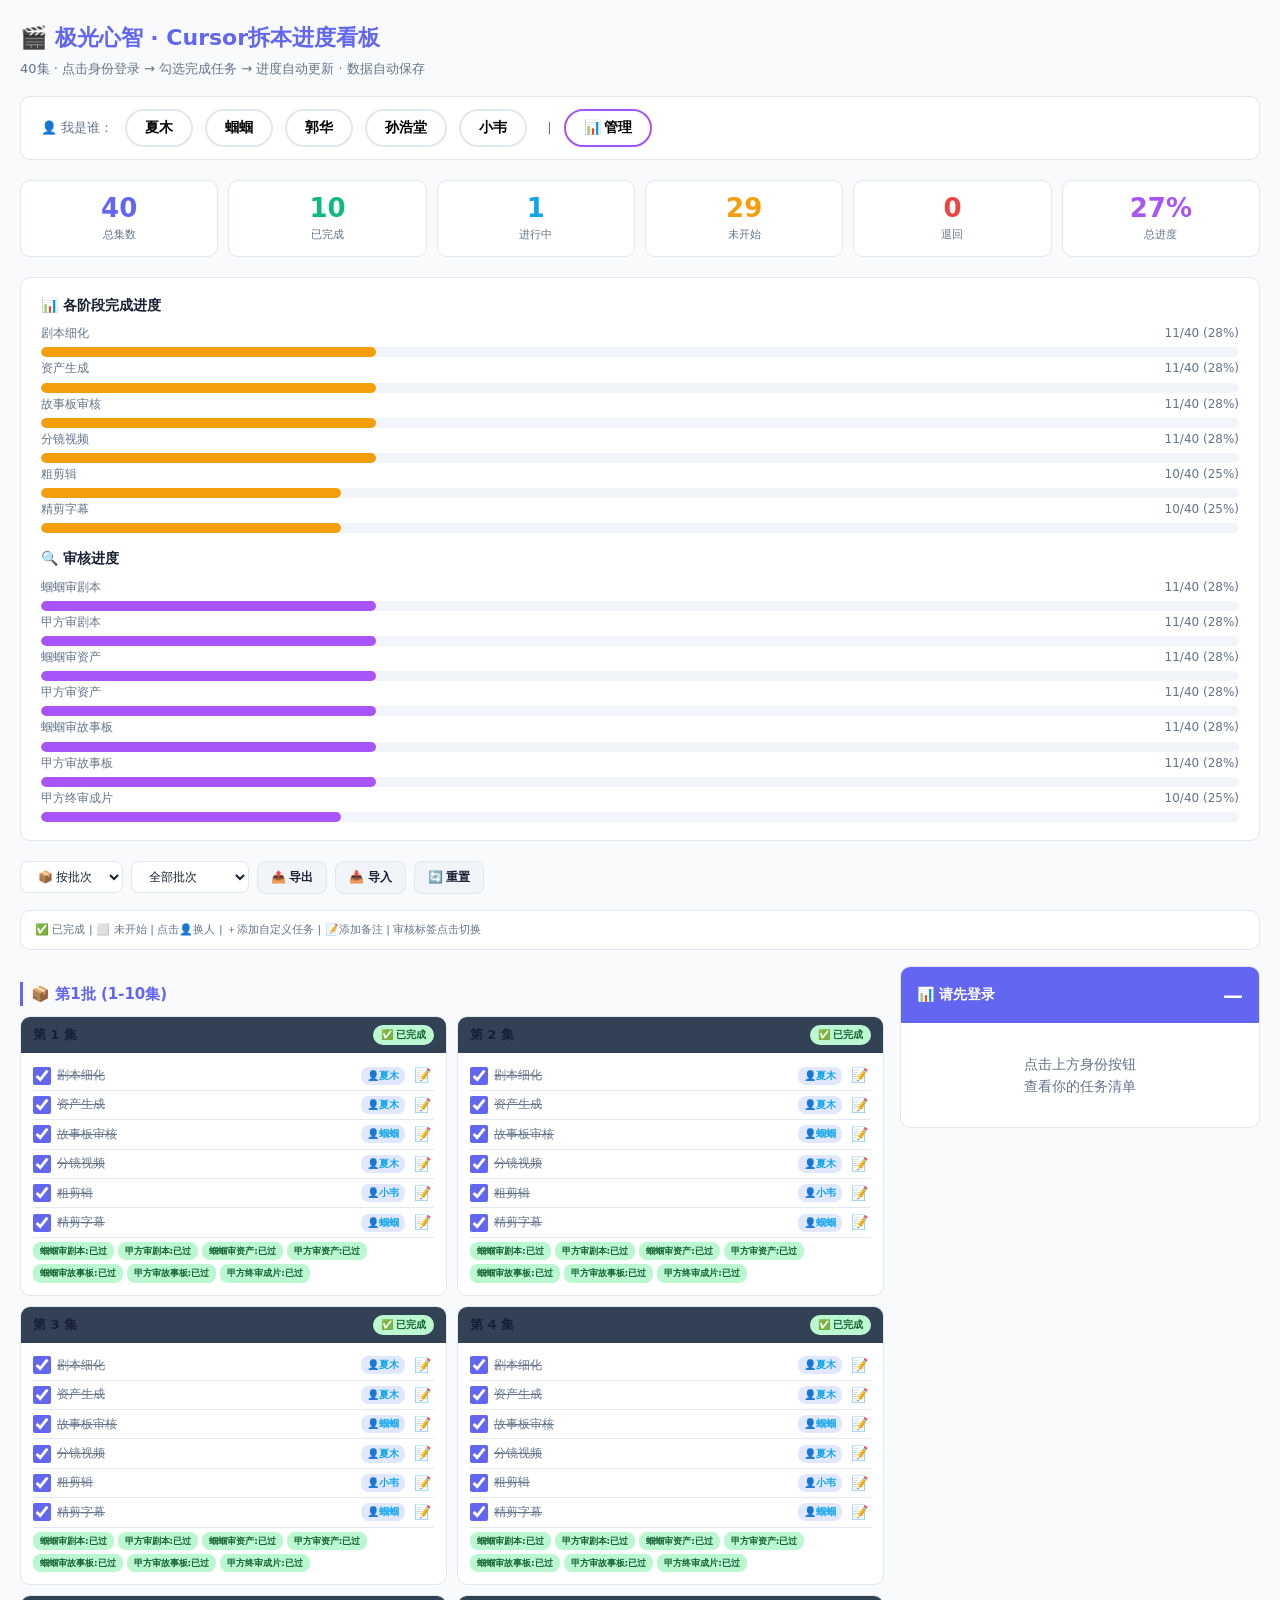
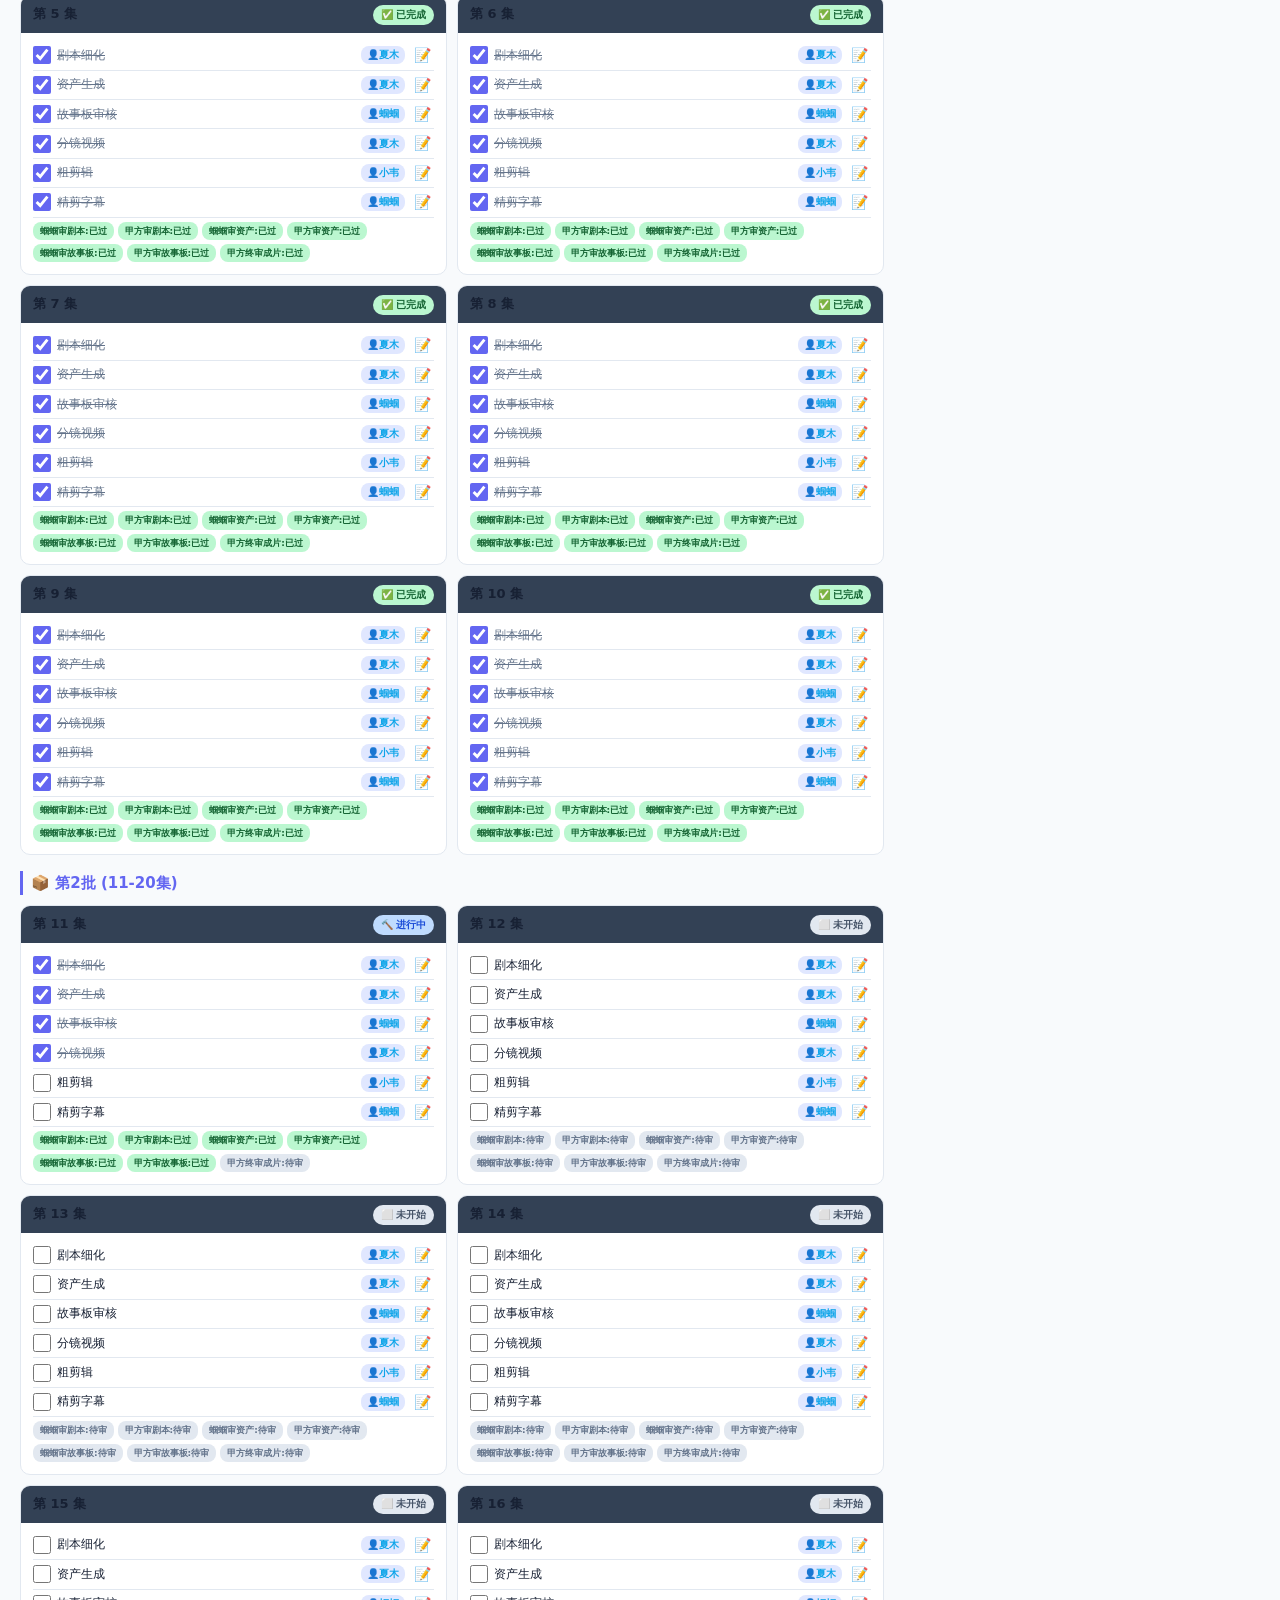
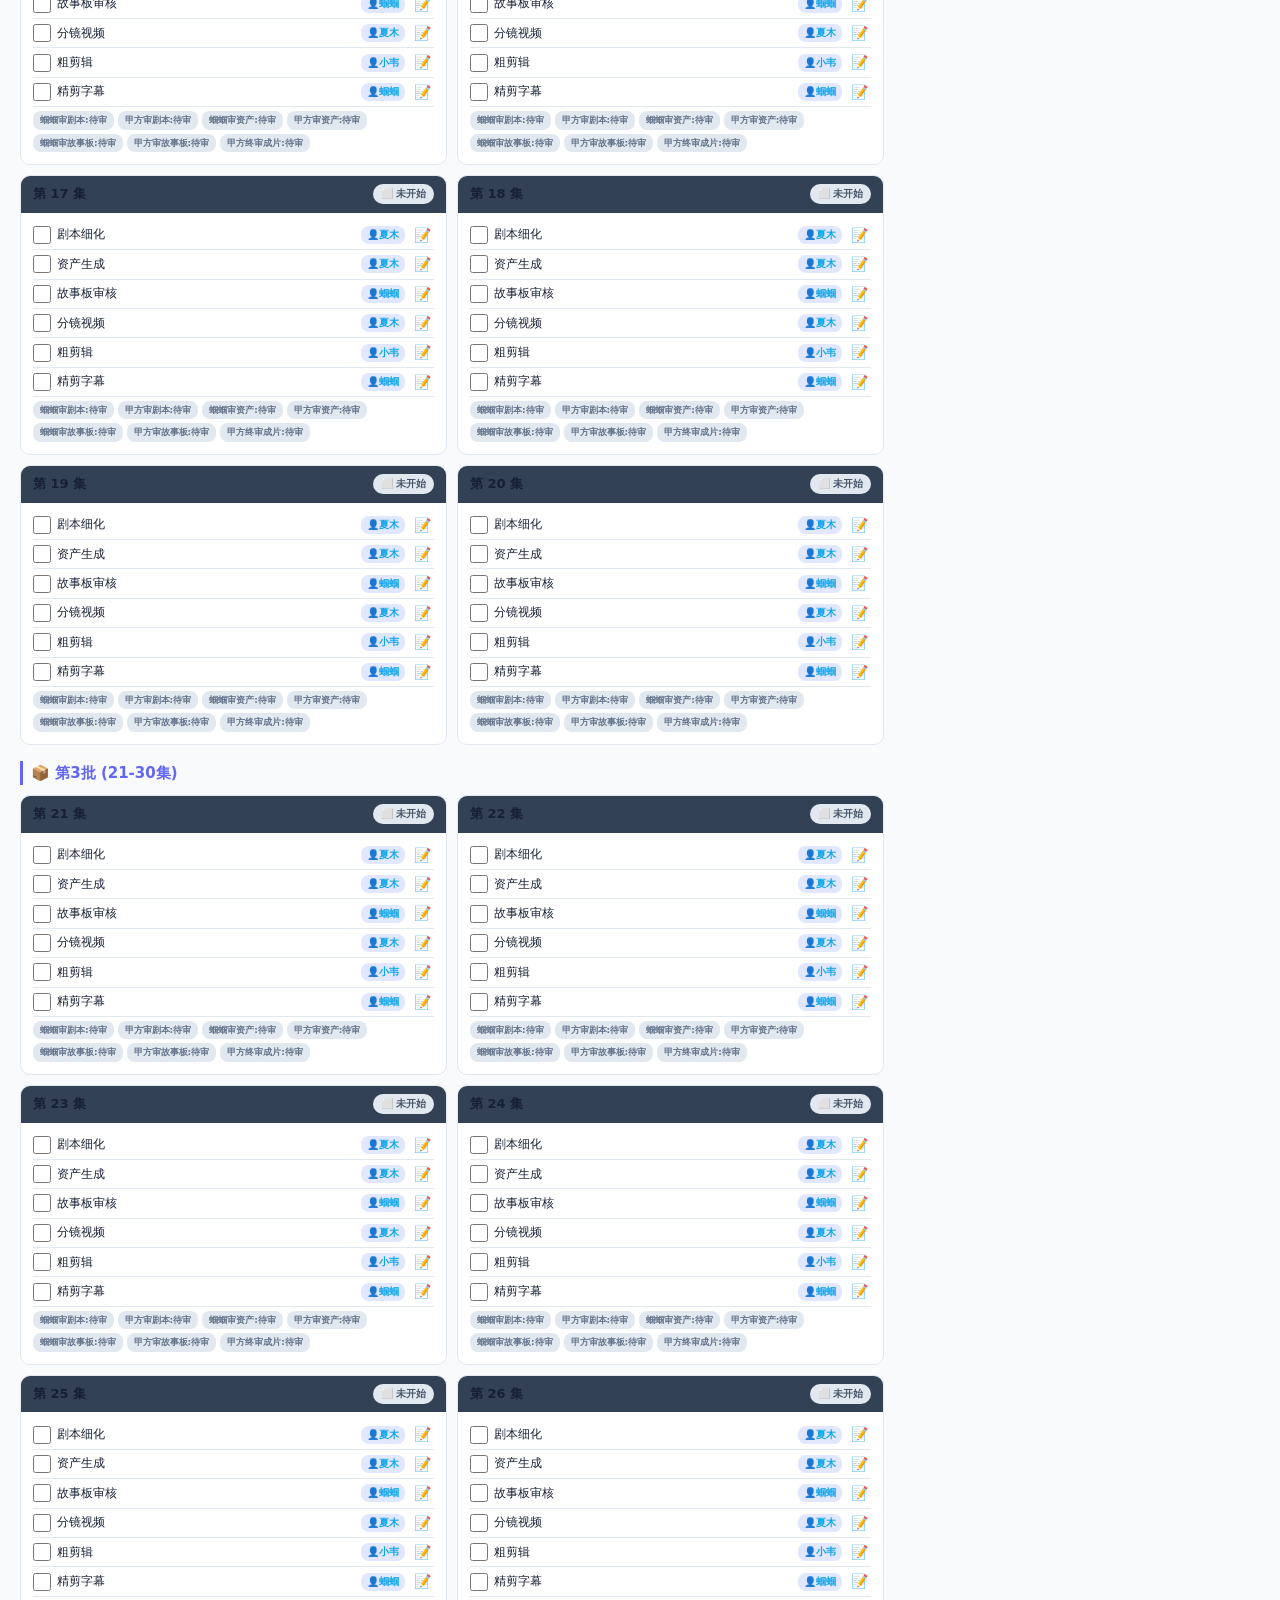
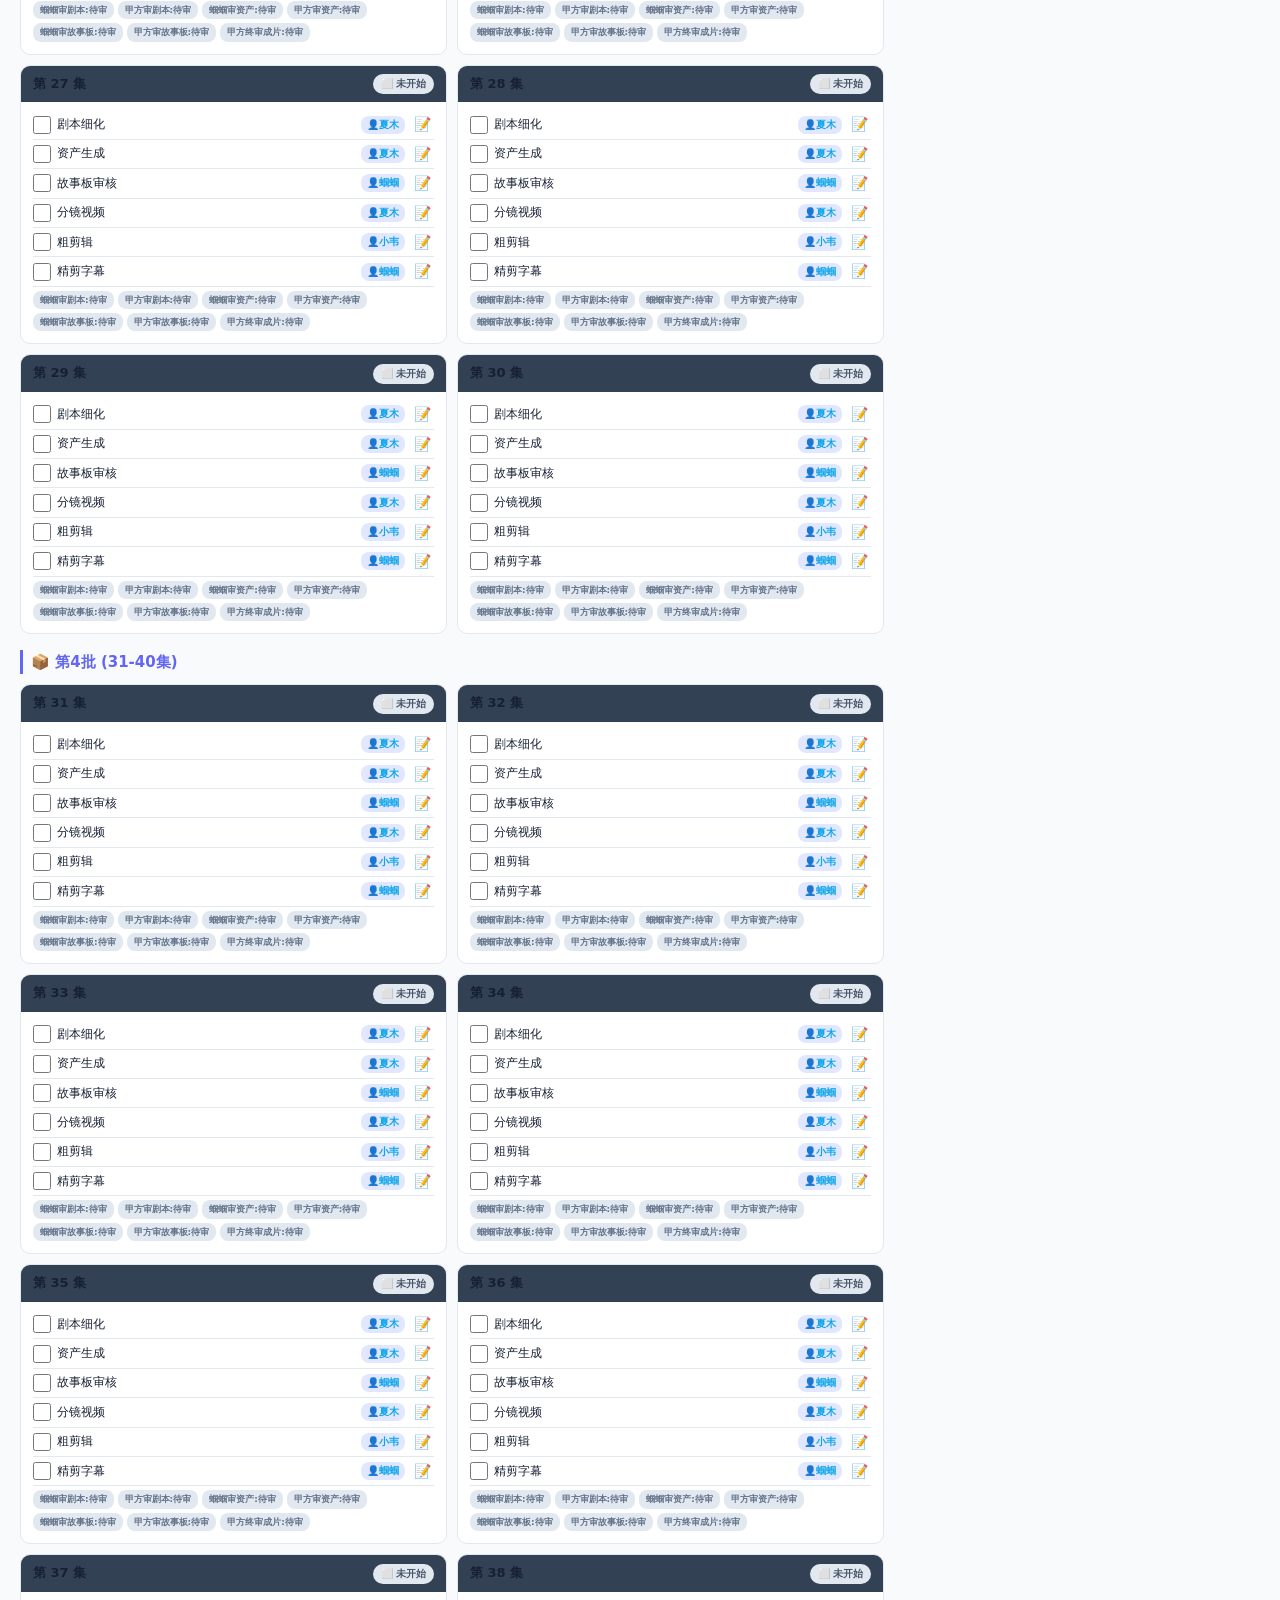
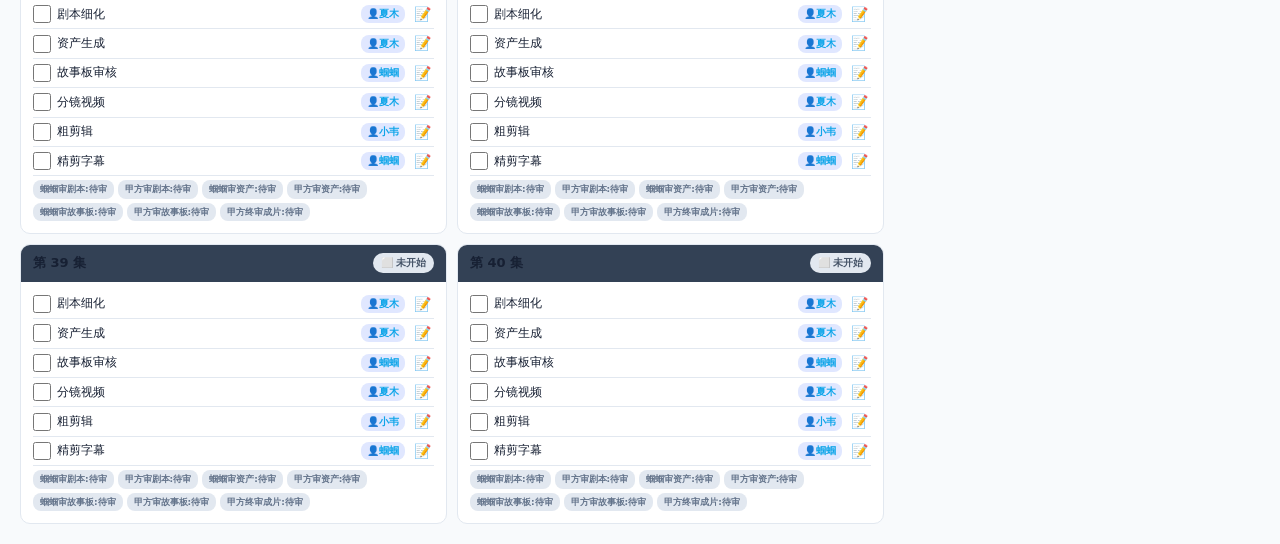
<file: index.html>
<!DOCTYPE html>
<html lang="zh-CN">
<head>
<meta charset="utf-8">
<meta name="viewport" content="width=device-width,initial-scale=1">
<title>极光心智 · Cursor拆本进度看板</title>
<style>
:root{--bg:#f8fafc;--fg:#172033;--muted:#64748b;--line:#e2e8f0;--accent:#6366f1;--green:#10b981;--amber:#f59e0b;--red:#ef4444;--blue:#0ea5e9;--purple:#a855f7;--pink:#ec4899;--card:#fff;--card2:#f1f5f9;--header:#1e293b;--header2:#334155;--radius:10px}
@media(prefers-color-scheme:dark){:root{--bg:#0f172a;--fg:#e2e8f0;--muted:#94a3b8;--line:#334155;--card:#1e293b;--card2:#0f172a;--header:#0f172a;--header2:#1e293b}}
*{margin:0;padding:0;box-sizing:border-box}
body{background:var(--bg);color:var(--fg);font:14px/1.6 system-ui,-apple-system,sans-serif;min-height:100vh}
.wrap{max-width:1400px;margin:0 auto;padding:20px}
h1{font-size:22px;font-weight:700;color:var(--accent);margin-bottom:4px}
.sub{color:var(--muted);margin-bottom:16px;font-size:13px}

/* Login Bar */
.login-bar{background:var(--card);border:1px solid var(--line);border-radius:var(--radius);padding:12px 20px;margin-bottom:20px;display:flex;gap:12px;align-items:center;flex-wrap:wrap}
.login-bar span{font-size:13px;color:var(--muted)}
.avatar-btn{padding:8px 18px;border-radius:24px;border:2px solid var(--line);background:var(--card);cursor:pointer;font-size:14px;font-weight:600;transition:.2s}
.avatar-btn:hover{border-color:var(--accent);background:#eef2ff}
.avatar-btn.active{border-color:var(--accent);background:var(--accent);color:#fff}
.avatar-btn.mgr{border-color:var(--purple)}
.avatar-btn.mgr.active{background:var(--purple);color:#fff}

/* Stats Cards */
.stats{display:grid;grid-template-columns:repeat(auto-fit,minmax(140px,1fr));gap:10px;margin-bottom:20px}
.stat{background:var(--card);border:1px solid var(--line);border-radius:var(--radius);padding:12px 14px;text-align:center}
.stat .num{font-size:26px;font-weight:700;line-height:1.2}
.stat .lbl{font-size:11px;color:var(--muted);margin-top:2px}
.c-green .num{color:var(--green)}.c-blue .num{color:var(--blue)}.c-amber .num{color:var(--amber)}.c-red .num{color:var(--red)}.c-accent .num{color:var(--accent)}.c-purple .num{color:var(--purple)}

/* Overall Progress */
.overall{background:var(--card);border:1px solid var(--line);border-radius:var(--radius);padding:16px 20px;margin-bottom:20px}
.overall h3{font-size:14px;font-weight:600;margin-bottom:8px}
.pbar{height:10px;background:var(--card2);border-radius:5px;overflow:hidden;margin:4px 0 2px}
.pbar .fill{height:100%;border-radius:5px;transition:width .4s}
.pbar-label{display:flex;justify-content:space-between;font-size:12px;color:var(--muted)}

/* Toolbar */
.toolbar{display:flex;gap:8px;flex-wrap:wrap;margin-bottom:16px;align-items:center}
.toolbar select,.toolbar button{padding:7px 13px;border-radius:8px;border:1px solid var(--line);font-size:12px;cursor:pointer;background:var(--card);color:var(--fg)}
.toolbar button{background:var(--accent);color:#fff;border:none;font-weight:600;font-size:12px}
.toolbar button:hover{opacity:.9}
.toolbar button.sec{background:var(--card2);color:var(--fg);border:1px solid var(--line)!important}

/* Main layout: 2 col */
.main-grid{display:grid;grid-template-columns:1fr 360px;gap:16px}
@media(max-width:900px){.main-grid{grid-template-columns:1fr}}

/* Left: Episode cards */
.left-col{}
.batch-header{font-size:15px;font-weight:700;color:var(--accent);margin:16px 0 10px;padding-left:8px;border-left:3px solid var(--accent)}
.grid{display:grid;grid-template-columns:repeat(auto-fill,minmax(300px,1fr));gap:10px}
.ep-card{background:var(--card);border:1px solid var(--line);border-radius:var(--radius);overflow:hidden;transition:.2s}
.ep-card:hover{box-shadow:0 2px 12px rgba(0,0,0,.06)}
.ep-header{display:flex;justify-content:space-between;align-items:center;padding:8px 12px;background:var(--header2);color:var(--fg)}
.ep-header h4{font-size:13px;font-weight:600}
.ep-st{font-size:10px;padding:2px 8px;border-radius:10px;font-weight:600}
.st-pending{background:#e2e8f0;color:#475569}
.st-doing{background:#bfdbfe;color:#1d4ed8}
.st-done{background:#bbf7d0;color:#166534}
.st-issue{background:#fecaca;color:#991b1b}
.st-review{background:#fde68a;color:#92400e}

.ep-body{padding:8px 12px}
.task-row{display:flex;align-items:center;gap:6px;padding:3px 0;font-size:12px;border-bottom:1px solid var(--line)}
.task-row:last-child{border:none}
.task-cb{width:18px;height:18px;accent-color:var(--accent);cursor:pointer;flex-shrink:0}
.task-label{flex:1;color:var(--fg);transition:.2s}
.task-label.done{text-decoration:line-through;color:var(--muted)}
.task-person{font-size:10px;color:var(--blue);background:#e0e7ff;padding:1px 6px;border-radius:8px;cursor:pointer;flex-shrink:0;font-weight:600}
.task-person:hover{background:#c7d2fe}
.task-del{cursor:pointer;color:var(--muted);font-size:14px;padding:0 4px;flex-shrink:0}
.task-del:hover{color:var(--red)}
.add-task{font-size:11px;color:var(--accent);cursor:pointer;padding:4px 0;display:flex;align-items:center;gap:4px;font-weight:500}
.add-task:hover{text-decoration:underline}

/* Review badges */
.review-row{display:flex;gap:4px;flex-wrap:wrap;padding:4px 0}
.rev-badge{font-size:9px;padding:2px 7px;border-radius:8px;font-weight:600;cursor:pointer;transition:.2s}
.rev-wait{background:#e2e8f0;color:#64748b}
.rev-pass{background:#bbf7d0;color:#166534}
.rev-fail{background:#fecaca;color:#991b1b}
.rev-progress{background:#fde68a;color:#854d0e}

/* Right: My tasks */
.right-col{position:sticky;top:20px;align-self:start}
.my-panel{background:var(--card);border:1px solid var(--line);border-radius:var(--radius);overflow:hidden}
.my-panel-header{background:var(--accent);color:#fff;padding:12px 16px;font-size:14px;font-weight:700;display:flex;justify-content:space-between;align-items:center}
.my-panel-header .pct{font-size:20px;font-weight:700}
.my-panel-body{padding:12px 16px;max-height:70vh;overflow-y:auto}
.my-task{display:flex;align-items:flex-start;gap:8px;padding:6px 0;border-bottom:1px solid var(--line);font-size:12px}
.my-task:last-child{border:none}
.my-task input[type=checkbox]{width:16px;height:16px;accent-color:var(--green);cursor:pointer;margin-top:2px;flex-shrink:0}
.my-task .info{flex:1}
.my-task .info .ep{font-weight:600;color:var(--accent)}
.my-task .info .desc{color:var(--fg)}
.my-task .info .desc.done{text-decoration:line-through;color:var(--muted)}
.my-task .add-custom{display:flex;gap:6px;margin-top:4px}
.my-task .add-custom input{flex:1;padding:4px 8px;border:1px solid var(--line);border-radius:6px;font-size:11px;background:var(--bg);color:var(--fg)}
.my-task .add-custom button{padding:4px 10px;border-radius:6px;border:none;background:var(--accent);color:#fff;cursor:pointer;font-size:11px;font-weight:600}
.daily-section{margin-top:12px;padding-top:12px;border-top:2px solid var(--line)}
.daily-section h4{font-size:12px;font-weight:600;color:var(--muted);margin-bottom:8px}

/* Legend */
.legend{display:flex;gap:14px;flex-wrap:wrap;margin-bottom:16px;padding:10px 14px;background:var(--card);border:1px solid var(--line);border-radius:var(--radius);font-size:11px;color:var(--muted)}

/* Modal */
.modal-overlay{display:none;position:fixed;inset:0;background:rgba(0,0,0,.5);z-index:1000;align-items:center;justify-content:center}
.modal-overlay.show{display:flex}
.modal{background:var(--card);border-radius:14px;padding:20px;width:90%;max-width:400px}
.modal h3{font-size:15px;font-weight:700;margin-bottom:10px}
.modal label{display:block;font-size:12px;color:var(--muted);margin-bottom:3px;margin-top:8px}
.modal select,.modal input,.modal textarea{width:100%;padding:7px 10px;border:1px solid var(--line);border-radius:6px;font-size:13px;background:var(--bg);color:var(--fg)}
.modal textarea{min-height:50px;resize:vertical}
.modal-btns{display:flex;gap:8px;margin-top:14px;justify-content:flex-end}
.modal-btns button{padding:7px 16px;border-radius:8px;border:none;font-size:12px;cursor:pointer;font-weight:600}
.btn-ok{background:var(--accent);color:#fff}
.btn-no{background:var(--card2);color:var(--fg);border:1px solid var(--line)!important}

.toast{position:fixed;bottom:20px;right:20px;background:var(--header);color:#fff;padding:10px 18px;border-radius:10px;font-size:12px;z-index:2000;transform:translateY(80px);opacity:0;transition:.3s}
.toast.show{transform:translateY(0);opacity:1}

::-webkit-scrollbar{width:5px}
::-webkit-scrollbar-thumb{background:var(--line);border-radius:3px}
</style>
</head>
<body>
<div class="wrap">
<h1>🎬 极光心智 · Cursor拆本进度看板</h1>
<p class="sub">40集 · 点击身份登录 → 勾选完成任务 → 进度自动更新 · 数据自动保存</p>

<!-- Login -->
<div class="login-bar">
  <span>👤 我是谁：</span>
  <button class="avatar-btn" onclick="login('夏木')">夏木</button>
  <button class="avatar-btn" onclick="login('蝈蝈')">蝈蝈</button>
  <button class="avatar-btn" onclick="login('郭华')">郭华</button>
  <button class="avatar-btn" onclick="login('孙浩堂')">孙浩堂</button>
  <button class="avatar-btn" onclick="login('小韦')">小韦</button>
  <span style="margin-left:8px">|</span>
  <button class="avatar-btn mgr" onclick="login('管理')">
📊 管理
  </button>
</div>

<!-- Stats -->
<div class="stats" id="stats"></div>

<!-- Overall -->
<div class="overall" id="overall"></div>

<!-- Toolbar -->
<div class="toolbar">
  <select id="viewMode" onchange="render()"><option value="batch">📦 按批次</option><option value="person">👤 按人员</option></select>
  <select id="batchFilter" onchange="render()"><option value="all">全部批次</option><option value="1">第1批(1-10)</option><option value="2">第2批(11-20)</option><option value="3">第3批(21-30)</option><option value="4">第4批(31-40)</option></select>
  <button class="sec" onclick="exportJSON()">📤 导出</button>
  <button class="sec" onclick="document.getElementById('importFile').click()">📥 导入</button>
  <button class="sec" onclick="if(confirm('确定重置？')){localStorage.removeItem('cw_v3');initData();render();toast('🔄 已重置')}">🔄 重置</button>
  <input type="file" id="importFile" accept=".json" style="display:none" onchange="handleImport(event)">
</div>

<div class="legend">✅ 已完成 | ⬜ 未开始 | 点击👤换人 | ＋添加自定义任务 | 📝添加备注 | 审核标签点击切换</div>

<!-- Main Grid -->
<div class="main-grid">
  <div class="left-col" id="mainContent"></div>
  <div class="right-col" id="myPanel"></div>
</div>
</div>

<!-- Modal -->
<div class="modal-overlay" id="modal" onclick="if(event.target===this)closeModal()">
<div class="modal">
  <h3 id="modalTitle">编辑</h3>
  <div id="modalBody"></div>
  <div class="modal-btns">
    <button class="btn-no" onclick="closeModal()">取消</button>
    <button class="btn-ok" id="modalOk">保存</button>
  </div>
</div>
</div>
<div class="toast" id="toast"></div>

<script>
const EPISODES=40, BATCH=10;
const PERSONS=['夏木','蝈蝈','郭华','孙浩堂','小韦'];
const DEFAULT_PHASES=[
  {key:'script',name:'剧本细化',defaultPerson:'夏木'},
  {key:'asset',name:'资产生成',defaultPerson:'夏木'},
  {key:'storyboard',name:'故事板审核',defaultPerson:'蝈蝈'},
  {key:'video',name:'分镜视频',defaultPerson:'夏木'},
  {key:'roughcut',name:'粗剪辑',defaultPerson:'小韦'},
  {key:'finalcut',name:'精剪字幕',defaultPerson:'蝈蝈'}
];
const REVIEWS=[
  {key:'r1',label:'蝈蝈审剧本'},
  {key:'r2',label:'甲方审剧本'},
  {key:'r3',label:'蝈蝈审资产'},
  {key:'r4',label:'甲方审资产'},
  {key:'r5',label:'蝈蝈审故事板'},
  {key:'r6',label:'甲方审故事板'},
  {key:'r7',label:'甲方终审成片'}
];
const STATUS={0:'未开始',1:'进行中',2:'审核中',3:'已完成',4:'退回修改'};

let data, me=localStorage.getItem('cw_me')||'';

// ============ DATA ============
function initData(){
  data={episodes:[]};
  for(let i=1;i<=EPISODES;i++){
    const ep={id:i,batch:Math.ceil(i/BATCH),phases:[],reviews:{},notes:{}};
    DEFAULT_PHASES.forEach(p=>{
      ep.phases.push({key:p.key,name:p.name,status:0,person:p.defaultPerson});
      ep.notes[p.key]='';
    });
    REVIEWS.forEach(r=>ep.reviews[r.key]=0);
    // Pre-fill 1-11
    if(i<=11){
      ep.phases[0].status=3; // script done
      ep.phases[1].status=3; // asset done
      ep.phases[2].status=3; // storyboard done
      ep.phases[3].status=3; // video done
      ep.phases[4].status=3; // roughcut done
      ep.phases[4].person='小韦';
      if(i===11){ ep.phases[4].status=1; ep.notes.roughcut='需增补两组镜头'; }
      ep.phases[5].status=i<=10?3:0; // finalcut
      ep.reviews.r1=2; ep.reviews.r2=2;
      ep.reviews.r3=2; ep.reviews.r4=2;
      ep.reviews.r5=2; ep.reviews.r6=2;
      ep.reviews.r7=i<=10?2:0;
    }
    data.episodes.push(ep);
  }
  localStorage.setItem('cw_v3',JSON.stringify(data));
}
function load(){
  const s=localStorage.getItem('cw_v3');
  if(s){try{data=JSON.parse(s)}catch(e){initData()}} else initData();
}
function save(){
  localStorage.setItem('cw_v3',JSON.stringify(data));
  toast('💾 已保存');
}

// ============ LOGIN ============
function login(name){
  me=name;
  localStorage.setItem('cw_me',me);
  updateLoginUI(); render();
}
function updateLoginUI(){
  document.querySelectorAll('.avatar-btn').forEach(b=>{
    b.classList.toggle('active', b.textContent.trim()===me);
  });
}

// ============ RENDER ============
function render(){
  renderStats(); renderOverall(); renderMain(); renderMyPanel();
}
function renderStats(){
  const eps=data.episodes;
  const done=eps.filter(e=>epStatus(e)===3).length;
  const doing=eps.filter(e=>{const s=epStatus(e);return s===1||s===2}).length;
  const issue=eps.filter(e=>epStatus(e)===4).length;
  const pending=eps.filter(e=>epStatus(e)===0).length;
  const totalPh=EPISODES*DEFAULT_PHASES.length;
  const donePh=DEFAULT_PHASES.reduce((a,p)=>a+eps.filter(e=>e.phases.find(ph=>ph.key===p.key).status===3).length,0);
  document.getElementById('stats').innerHTML=`
    <div class="stat c-accent"><div class="num">${EPISODES}</div><div class="lbl">总集数</div></div>
    <div class="stat c-green"><div class="num">${done}</div><div class="lbl">已完成</div></div>
    <div class="stat c-blue"><div class="num">${doing}</div><div class="lbl">进行中</div></div>
    <div class="stat c-amber"><div class="num">${pending}</div><div class="lbl">未开始</div></div>
    <div class="stat c-red"><div class="num">${issue}</div><div class="lbl">退回</div></div>
    <div class="stat c-purple"><div class="num">${Math.round(donePh/totalPh*100)}%</div><div class="lbl">总进度</div></div>`;
}
function renderOverall(){
  const eps=data.episodes;
  let h='<h3>📊 各阶段完成进度</h3>';
  DEFAULT_PHASES.forEach(p=>{
    const d=eps.filter(e=>e.phases.find(ph=>ph.key===p.key).status===3).length;
    const pct=Math.round(d/EPISODES*100);
    const c=pct===100?'var(--green)':pct>50?'var(--blue)':'var(--amber)';
    h+=`<div class="pbar-label"><span>${p.name}</span><span>${d}/${EPISODES} (${pct}%)</span></div><div class="pbar"><div class="fill" style="width:${pct}%;background:${c}"></div></div>`;
  });
  h+='<h3 style="margin-top:14px">🔍 审核进度</h3>';
  REVIEWS.forEach(r=>{
    const d=eps.filter(e=>e.reviews[r.key]===2).length;
    const pct=Math.round(d/EPISODES*100);
    h+=`<div class="pbar-label"><span>${r.label}</span><span>${d}/${EPISODES} (${pct}%)</span></div><div class="pbar"><div class="fill" style="width:${pct}%;background:var(--purple)"></div></div>`;
  });
  document.getElementById('overall').innerHTML=h;
}
function epStatus(ep){
  if(ep.phases.some(p=>p.status===4)) return 4;
  if(ep.phases.every(p=>p.status===3)) return 3;
  if(ep.phases.some(p=>p.status===2)) return 2;
  if(ep.phases.some(p=>p.status===1)) return 1;
  return 0;
}
function epStatusCls(s){return s===3?'st-done':s===4?'st-issue':s===2?'st-review':s===1?'st-doing':'st-pending'}
function epStatusTxt(s){return s===3?'✅ 已完成':s===4?'⚠️ 退回':s===2?'⏳ 审核中':s===1?'🔨 进行中':'⬜ 未开始'}

function renderMain(){
  const mode=document.getElementById('viewMode').value;
  if(mode==='person') renderPersonView(); else renderBatchView();
}

function renderBatchView(){
  const bf=document.getElementById('batchFilter').value;
  const batches=bf==='all'?[1,2,3,4]:[+bf];
  let h='';
  batches.forEach(b=>{
    const eps=data.episodes.filter(e=>e.batch===b);
    h+=`<div class="batch-header">📦 第${b}批 (${(b-1)*BATCH+1}-${b*BATCH}集)</div><div class="grid">`;
    eps.forEach(ep=>h+=renderEpCard(ep));
    h+='</div>';
  });
  document.getElementById('mainContent').innerHTML=h;
}

function renderPersonView(){
  const persons=me==='管理'?PERSONS:[me];
  let h='';
  persons.forEach(p=>{
    let myTasks=[];
    data.episodes.forEach(ep=>{
      ep.phases.forEach(ph=>{
        if(ph.person===p){
          myTasks.push({epId:ep.id,ep:ep,phase:ph});
        }
      });
    });
    const done=myTasks.filter(t=>t.phase.status===3).length;
    h+=`<div class="batch-header">👤 ${p} (${done}/${myTasks.length} 完成)</div><div class="grid">`;
    data.episodes.forEach(ep=>h+=renderEpCard(ep,p));
    h+='</div>';
  });
  document.getElementById('mainContent').innerHTML=h;
}

function renderEpCard(ep,highlightPerson){
  const st=epStatus(ep);
  let h=`<div class="ep-card"><div class="ep-header"><h4>第 ${ep.id} 集</h4><span class="ep-st ${epStatusCls(st)}">${epStatusTxt(st)}</span></div><div class="ep-body">`;
  ep.phases.forEach((ph,idx)=>{
    const checked=ph.status===3;
    const hl=highlightPerson&&ph.person===highlightPerson?'border-left:3px solid var(--accent);padding-left:6px':'';
    h+=`<div class="task-row" style="${hl}">`;
    h+=`<input type="checkbox" class="task-cb" ${checked?'checked':''} onchange="togglePhase(${ep.id},'${ph.key}',this.checked)" title="${checked?'已完成':'未完成'}">`;
    h+=`<span class="task-label ${checked?'done':''}">${ph.name}</span>`;
    h+=`<span class="task-person" onclick="changePerson(${ep.id},'${ph.key}')">👤${ph.person}</span>`;
    // note indicator
    if(ep.notes[ph.key]){
      h+=`<span style="font-size:14px;cursor:pointer;color:var(--amber);padding:0 3px" onclick="editNote(${ep.id},'${ph.key}')" title="${ep.notes[ph.key]}">📝</span>`;
    } else {
      h+=`<span style="font-size:14px;cursor:pointer;color:var(--line);padding:0 3px" onclick="editNote(${ep.id},'${ph.key}')" title="添加备注">📝</span>`;
    }
    h+=`</div>`;
    // Custom tasks for this phase
    const customTasks = ep['custom_'+ph.key]||[];
    customTasks.forEach((ct,ci)=>{
      const cDone=ct.done;
      h+=`<div class="task-row" style="padding-left:28px">`;
      h+=`<input type="checkbox" class="task-cb" ${cDone?'checked':''} onchange="toggleCustom(${ep.id},'${ph.key}',${ci},this.checked)">`;
      h+=`<span class="task-label ${cDone?'done':''}" style="font-size:11px;color:var(--muted)">↳ ${ct.text}</span>`;
      h+=`<span class="task-del" onclick="delCustom(${ep.id},'${ph.key}',${ci})">✕</span>`;
      h+=`</div>`;
    });
    // Add custom task button
    if(me&&me!=='管理'&&ph.person===me){
      h+=`<div class="add-task" onclick="addCustom(${ep.id},'${ph.key}')" style="padding-left:28px">＋ 添加子任务</div>`;
    }
  });
  // Reviews
  h+='<div class="review-row">';
  REVIEWS.forEach(r=>{
    const s=ep.reviews[r.key];
    const cls=s===0?'rev-wait':s===1?'rev-progress':s===2?'rev-pass':'rev-fail';
    const txt=s===0?'待审':s===1?'审核中':s===2?'已过':'退回';
    h+=`<span class="rev-badge ${cls}" onclick="cycleRev(${ep.id},'${r.key}')">${r.label}:${txt}</span>`;
  });
  h+='</div></div></div>';
  return h;
}

// ============ MY PANEL ============
function renderMyPanel(){
  const panel=document.getElementById('myPanel');
  if(!me||me==='管理'){panel.innerHTML='<div class="my-panel"><div class="my-panel-header">📊 请先登录<div class="pct">—</div></div><div class="my-panel-body" style="text-align:center;color:var(--muted);padding:30px">点击上方身份按钮<br>查看你的任务清单</div></div>';return;}
  let myTasks=[];
  data.episodes.forEach(ep=>{
    ep.phases.forEach(ph=>{
      if(ph.person===me){
        myTasks.push({epId:ep.id,ep:ep,phase:ph});
      }
    });
  });
  const done=myTasks.filter(t=>t.phase.status===3).length;
  const pct=myTasks.length?Math.round(done/myTasks.length*100):0;
  let h=`<div class="my-panel"><div class="my-panel-header">📋 ${me}的任务<div class="pct">${pct}%</div></div>`;
  h+=`<div style="padding:8px 16px;background:var(--card2)"><div class="pbar" style="margin:0"><div class="fill" style="width:${pct}%;background:var(--green)"></div></div></div>`;
  h+='<div class="my-panel-body">';
  // Pending tasks first
  const pending=myTasks.filter(t=>t.phase.status!==3);
  const completed=myTasks.filter(t=>t.phase.status===3);
  if(pending.length){
    h+='<div style="font-size:11px;color:var(--muted);font-weight:600;margin-bottom:4px">⏳ 待完成 ('+pending.length+')</div>';
    pending.forEach(t=>{
      h+=`<div class="my-task"><input type="checkbox" ${t.phase.status===3?'checked':''} onchange="togglePhase(${t.epId},'${t.phase.key}',this.checked)"><div class="info"><div class="ep">第${t.epId}集</div><div class="desc">${t.phase.name}</div></div></div>`;
      // custom sub-tasks
      const customs=t.ep['custom_'+t.phase.key]||[];
      customs.forEach((ct,ci)=>{
        h+=`<div class="my-task" style="padding-left:20px"><input type="checkbox" ${ct.done?'checked':''} onchange="toggleCustom(${t.epId},'${t.phase.key}',${ci},this.checked)"><div class="info"><div class="desc" style="font-size:11px;color:var(--muted)">↳ ${ct.text}</div></div></div>`;
      });
    });
  }
  if(completed.length){
    h+='<div style="font-size:11px;color:var(--green);font-weight:600;margin:10px 0 4px">✅ 已完成 ('+completed.length+')</div>';
    completed.forEach(t=>{
      h+=`<div class="my-task"><input type="checkbox" checked onchange="togglePhase(${t.epId},'${t.phase.key}',false)"><div class="info"><div class="ep">第${t.epId}集</div><div class="desc done">${t.phase.name}</div></div></div>`;
    });
  }

  // Daily custom notes
  h+=`<div class="daily-section"><h4>📝 今日工作记录</h4>`;
  const daily=me+'_daily_'+todayStr();
  if(!data[daily]) data[daily]=[];
  (data[daily]||[]).forEach((d,i)=>{
    h+=`<div class="my-task"><input type="checkbox" ${d.done?'checked':''} onchange="toggleDaily('${daily}',${i},this.checked)"><div class="info"><div class="desc ${d.done?'done':''}">${d.text}</div></div><span class="task-del" onclick="delDaily('${daily}',${i})">✕</span></div>`;
  });
  h+=`<div class="add-task" onclick="addDaily('${daily}')">＋ 添加今日事项</div>`;
  h+='</div></div></div>';
  panel.innerHTML=h;
}

function todayStr(){return new Date().toISOString().slice(0,10)}

// ============ ACTIONS ============
function togglePhase(epId,phaseKey,checked){
  const ep=data.episodes[epId-1];
  const ph=ep.phases.find(p=>p.key===phaseKey);
  ph.status=checked?3:0;
  save();render();
}
function changePerson(epId,phaseKey){
  const ep=data.episodes[epId-1];
  const ph=ep.phases.find(p=>p.key===phaseKey);
  let h=`<label>更换负责人（当前: ${ph.person}）</label><select id="mSel">`;
  PERSONS.forEach(p=>h+=`<option ${p===ph.person?'selected':''}>${p}</option>`);
  h+='</select>';
  showModal('👤 更换负责人 - 第'+epId+'集 '+ph.name,h,()=>{ph.person=document.getElementById('mSel').value;save();render();});
}
function editNote(epId,phaseKey){
  const ep=data.episodes[epId-1];
  const ph=ep.phases.find(p=>p.key===phaseKey);
  showModal('📝 备注 - 第'+epId+'集 '+ph.name,
    `<label>备注</label><textarea id="mNote">${ep.notes[phaseKey]||''}</textarea>`,
    ()=>{ep.notes[phaseKey]=document.getElementById('mNote').value;save();render();});
}
function addCustom(epId,phaseKey){
  const ep=data.episodes[epId-1];
  showModal('＋ 添加子任务 - 第'+epId+'集',
    `<label>任务内容</label><input id="mTask" placeholder="例：补充镜头A渲染">`,
    ()=>{
      const text=document.getElementById('mTask').value.trim();
      if(!text)return;
      if(!ep['custom_'+phaseKey]) ep['custom_'+phaseKey]=[];
      ep['custom_'+phaseKey].push({text,done:false});
      save();render();
    });
}
function delCustom(epId,phaseKey,idx){
  const ep=data.episodes[epId-1];
  ep['custom_'+phaseKey].splice(idx,1);
  save();render();
}
function toggleCustom(epId,phaseKey,idx,checked){
  const ep=data.episodes[epId-1];
  ep['custom_'+phaseKey][idx].done=checked;
  save();render();
}
function cycleRev(epId,rKey){
  data.episodes[epId-1].reviews[rKey]=(data.episodes[epId-1].reviews[rKey]+1)%4;
  save();render();
}
function addDaily(key){
  if(!data[key])data[key]=[];
  showModal('＋ 今日事项',`<label>内容</label><input id="mDaily">`,()=>{
    const text=document.getElementById('mDaily').value.trim();
    if(text){data[key].push({text,done:false});save();render();}
  });
}
function toggleDaily(key,idx,checked){data[key][idx].done=checked;save();render();}
function delDaily(key,idx){data[key].splice(idx,1);save();render();}

// ============ MODAL ============
let modalCb=null;
function showModal(title,body,cb){
  document.getElementById('modalTitle').textContent=title;
  document.getElementById('modalBody').innerHTML=body;
  modalCb=cb;
  document.getElementById('modalOk').onclick=()=>{if(cb)cb();closeModal();};
  document.getElementById('modal').classList.add('show');
}
function closeModal(){document.getElementById('modal').classList.remove('show');modalCb=null;}

function toast(msg){
  const t=document.getElementById('toast');t.textContent=msg;t.classList.add('show');
  setTimeout(()=>t.classList.remove('show'),1500);
}

// ============ IMPORT/EXPORT ============
function exportJSON(){
  const blob=new Blob([JSON.stringify(data,null,2)],{type:'application/json'});
  const a=document.createElement('a');a.href=URL.createObjectURL(blob);
  a.download='cursor-workflow-'+todayStr()+'.json';a.click();toast('📤 已导出');
}
function handleImport(e){
  const f=e.target.files[0];if(!f)return;
  const r=new FileReader();r.onload=()=>{try{data=JSON.parse(r.result);save();render();toast('📥 导入成功')}catch(er){toast('❌ 格式错误')}};
  r.readAsText(f);e.target.value='';
}

// ============ INIT ============
load(); updateLoginUI(); render();
</script>
</body>
</html>
</file>
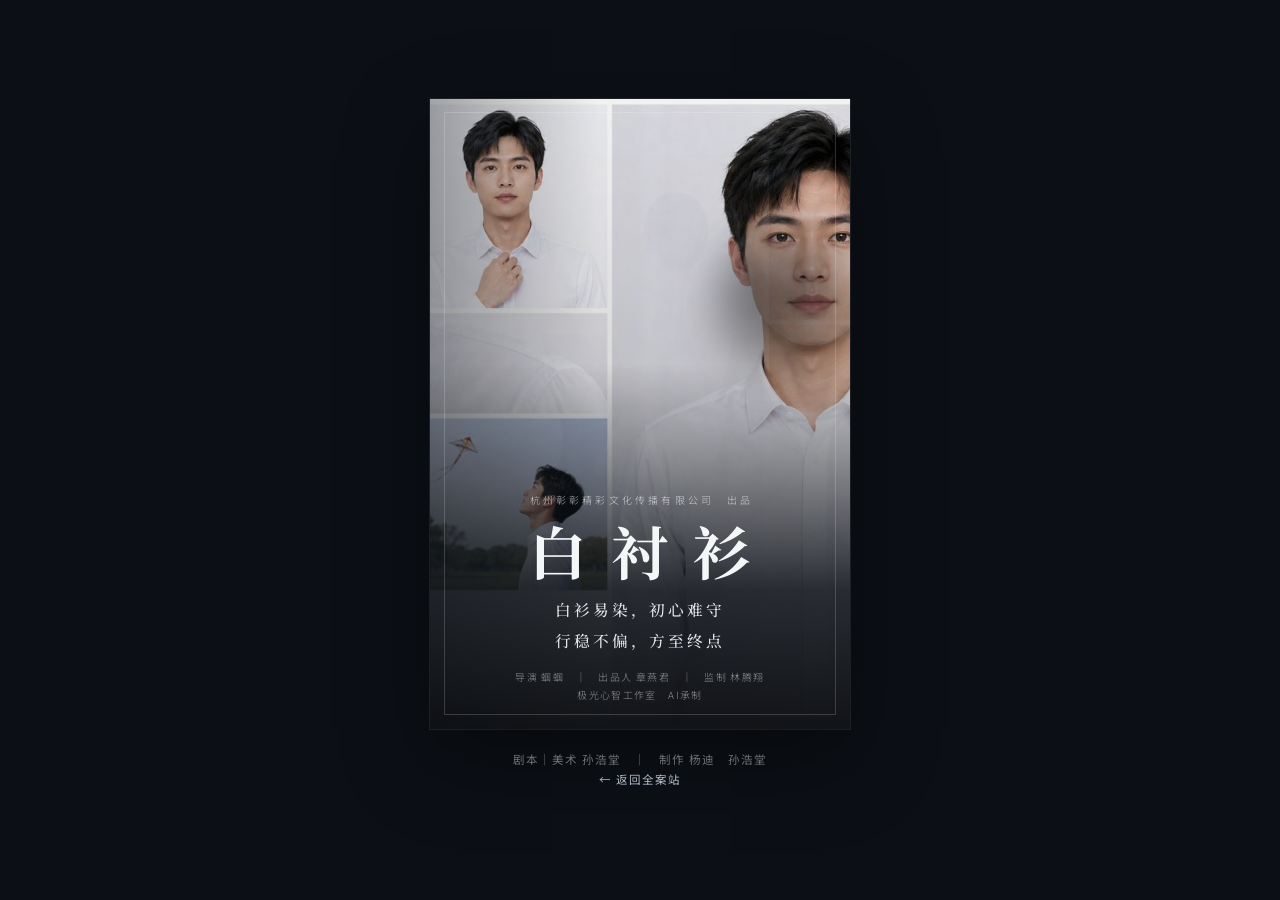
<file: bai-chenshan/poster.html>
<!DOCTYPE html>
<html lang="zh-CN">
<head>
  <meta charset="UTF-8" />
  <meta name="viewport" content="width=device-width, initial-scale=1" />
  <title>《白衬衫》海报预览</title>
  <link rel="stylesheet" href="styles.css" />
  <style>
    body {
      min-height: 100vh;
      margin: 0;
      display: grid;
      place-items: center;
      background: #0c1016;
      padding: 2rem 1rem;
    }
    .solo-wrap { width: min(420px, 92vw); }
    .solo-wrap .poster-sheet { max-height: none; width: 100%; }
    .solo-note {
      margin-top: 1.25rem;
      text-align: center;
      color: rgba(244, 246, 248, 0.55);
      font-size: 0.72rem;
      letter-spacing: 0.08em;
      line-height: 1.8;
    }
    .solo-note a { color: #c9d6e3; }
  </style>
</head>
<body>
  <div class="solo-wrap">
    <article class="poster-sheet" id="poster">
      <div class="poster-art">
        <img class="poster-base" src="assets/web/character/character_02.jpg" alt="《白衬衫》主视觉" />
        <img class="poster-overlay" src="assets/web/character/suwan_reunion.jpg" alt="" aria-hidden="true" />
        <div class="poster-grade"></div>
        <div class="poster-ink" aria-hidden="true"></div>
        <div class="poster-frame-line" aria-hidden="true"></div>
      </div>
      <div class="poster-type">
        <p class="poster-meta">杭州彰彰精彩文化传播有限公司　出品</p>
        <h1>白衬衫</h1>
        <p class="poster-tagline">
          <span>白衫易染，初心难守</span>
          <span>行稳不偏，方至终点</span>
        </p>
        <p class="poster-credit">导演 蝈蝈　｜　出品人 章燕君　｜　监制 林腾翔<br />极光心智工作室　AI承制</p>
      </div>
    </article>
    <p class="solo-note">
      剧本｜美术 孙浩堂　｜　制作 杨迪　孙浩堂<br />
      <a href="index.html">← 返回全案站</a>
    </p>
  </div>
</body>
</html>
</file>
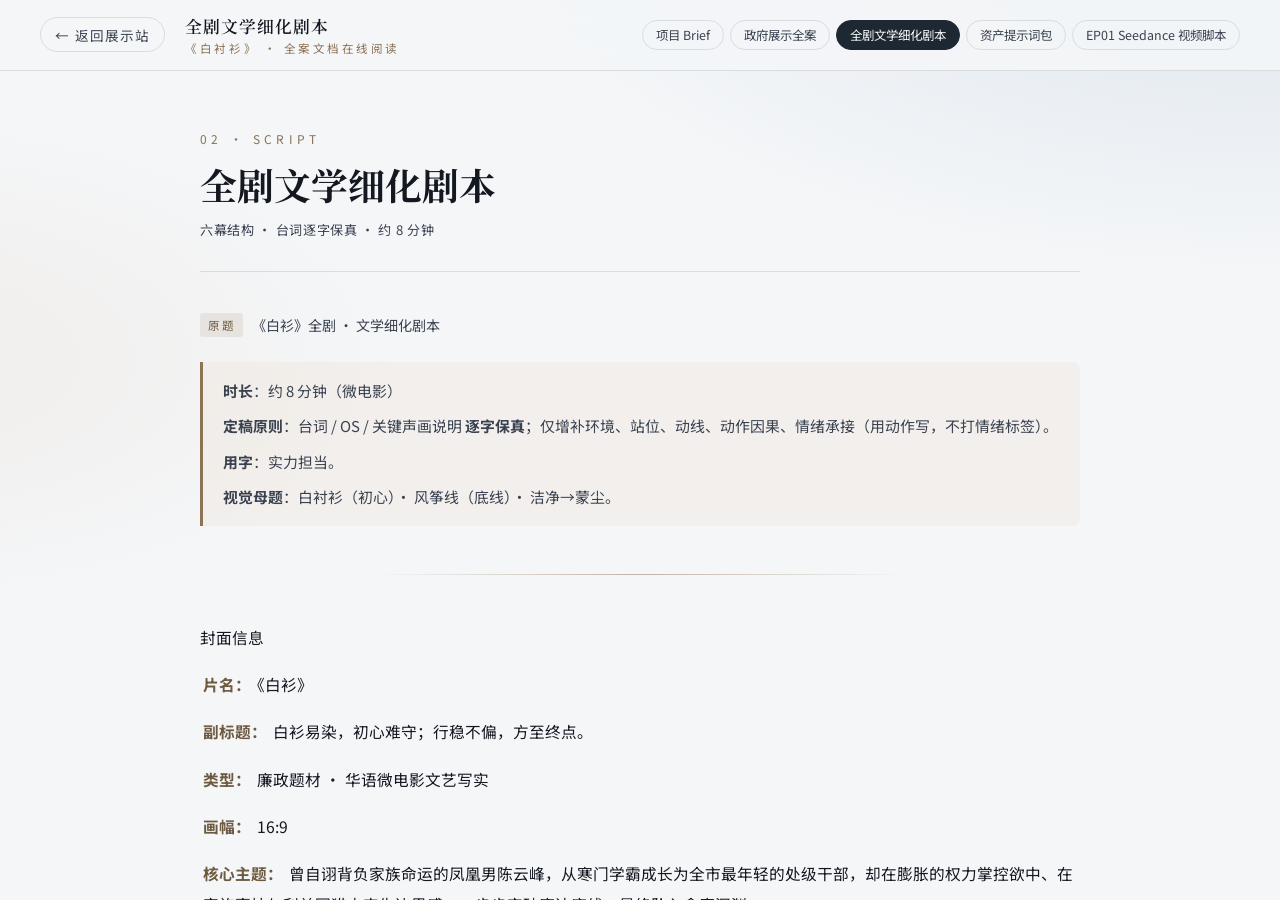
<file: bai-chenshan/reader.html>
<!DOCTYPE html>
<html lang="zh-CN">
<head>
<meta charset="UTF-8" />
<meta name="viewport" content="width=device-width, initial-scale=1.0" />
<title>文档阅读 · 《白衬衫》</title>
<meta name="description" content="《白衬衫》廉政微电影 · 全案文档在线阅读" />
<link rel="preconnect" href="https://fonts.googleapis.com" />
<link href="https://fonts.googleapis.com/css2?family=Cormorant+Garamond:ital,wght@0,500;0,600;1,400&family=Noto+Sans+SC:wght@300;400;500;700&family=Noto+Serif+SC:wght@500;600;700&display=swap" rel="stylesheet" />
<style>
  :root {
    --ink: #141820;
    --ink-soft: #3a4250;
    --paper: #f4f6f8;
    --paper-2: #e8eef3;
    --window: #c9d6e3;
    --skin: #e8d5c4;
    --copper: #8b7355;
    --copper-deep: #6e5a41;
    --dusk: #1e2833;
    --line: rgba(30, 40, 51, 0.12);
    --serif: "Noto Serif SC", "Cormorant Garamond", serif;
    --sans: "Noto Sans SC", system-ui, sans-serif;
  }
  * { box-sizing: border-box; }
  html, body { height: 100%; }
  body {
    margin: 0;
    font-family: var(--sans);
    color: var(--ink);
    background:
      radial-gradient(ellipse 120% 80% at 100% -10%, rgba(201, 214, 227, 0.55), transparent 50%),
      radial-gradient(ellipse 90% 60% at -10% 40%, rgba(232, 213, 196, 0.28), transparent 45%),
      var(--paper);
    display: flex;
    flex-direction: column;
    -webkit-font-smoothing: antialiased;
  }
  a { color: inherit; }

  /* —— 顶栏 —— */
  .bar {
    flex: 0 0 auto;
    display: flex;
    align-items: center;
    gap: 1.25rem;
    padding: 0.85rem clamp(1rem, 4vw, 2.5rem);
    background: rgba(244, 246, 248, 0.92);
    backdrop-filter: blur(12px);
    border-bottom: 1px solid var(--line);
    flex-wrap: wrap;
  }
  .bar .back {
    text-decoration: none;
    font-size: 0.85rem;
    letter-spacing: 0.08em;
    color: var(--ink-soft);
    border: 1px solid var(--line);
    padding: 0.4rem 0.9rem;
    border-radius: 999px;
    transition: 0.25s;
    white-space: nowrap;
  }
  .bar .back:hover { border-color: var(--copper); color: var(--copper-deep); }
  .bar h1 {
    margin: 0;
    font-family: var(--serif);
    font-size: 1.05rem;
    font-weight: 600;
    letter-spacing: 0.06em;
    flex: 1 1 auto;
    min-width: 10rem;
  }
  .bar h1 small {
    display: block;
    font-family: var(--sans);
    font-weight: 400;
    font-size: 0.72rem;
    color: var(--copper);
    letter-spacing: 0.22em;
    margin-top: 0.15rem;
  }
  .doc-tabs { display: flex; gap: 0.4rem; flex-wrap: wrap; }
  .doc-tabs a {
    text-decoration: none;
    font-size: 0.78rem;
    padding: 0.32rem 0.8rem;
    border-radius: 999px;
    border: 1px solid var(--line);
    color: var(--ink-soft);
    transition: 0.25s;
    white-space: nowrap;
  }
  .doc-tabs a:hover { border-color: var(--copper); }
  .doc-tabs a.on {
    background: var(--dusk);
    border-color: var(--dusk);
    color: #f4f6f8;
  }

  /* —— 滚动阅读面板（滑块预览） —— */
  .scroll-panel {
    flex: 1 1 auto;
    overflow-y: auto;
    scroll-behavior: smooth;
    scrollbar-width: thin;
    scrollbar-color: var(--copper) rgba(30, 40, 51, 0.08);
  }
  .scroll-panel::-webkit-scrollbar { width: 12px; }
  .scroll-panel::-webkit-scrollbar-track { background: rgba(30, 40, 51, 0.06); }
  .scroll-panel::-webkit-scrollbar-thumb {
    background: linear-gradient(var(--copper), var(--copper-deep));
    border-radius: 999px;
    border: 3px solid var(--paper);
  }

  .doc {
    width: min(880px, calc(100% - 2.5rem));
    margin: 0 auto;
    padding: clamp(2rem, 5vw, 3.5rem) 0 6rem;
  }
  .doc-head {
    margin-bottom: 2.5rem;
    padding-bottom: 1.75rem;
    border-bottom: 1px solid var(--line);
  }
  .doc-head .kicker {
    font-size: 0.75rem;
    letter-spacing: 0.35em;
    color: var(--copper);
    margin: 0 0 0.6rem;
  }
  .doc-head h2 {
    font-family: var(--serif);
    font-size: clamp(1.6rem, 3.4vw, 2.3rem);
    font-weight: 700;
    margin: 0 0 0.5rem;
    line-height: 1.35;
  }
  .doc-head .meta { font-size: 0.82rem; color: var(--ink-soft); margin: 0; letter-spacing: 0.05em; }

  /* —— 正文排版：主标题 / 分标题 / 正文 分级 —— */
  .doc h3 {  /* 一级：幕 / 章 */
    font-family: var(--serif);
    font-size: 1.45rem;
    font-weight: 700;
    color: var(--dusk);
    margin: 3.2rem 0 1.1rem;
    padding-top: 1.6rem;
    border-top: 1px solid var(--line);
    letter-spacing: 0.04em;
  }
  .doc h3:first-child { border-top: none; padding-top: 0; margin-top: 0; }
  .doc h4 {  /* 二级：场 / 小节 */
    font-family: var(--serif);
    font-size: 1.12rem;
    font-weight: 600;
    color: var(--copper-deep);
    margin: 2.2rem 0 0.8rem;
    padding-left: 0.85rem;
    border-left: 3px solid var(--copper);
    letter-spacing: 0.03em;
  }
  .doc h5 {  /* 三级：标签小头 */
    font-size: 0.92rem;
    font-weight: 600;
    color: var(--ink-soft);
    letter-spacing: 0.12em;
    margin: 1.8rem 0 0.5rem;
  }
  .doc .group-head {  /* 分镜组 */
    display: flex;
    align-items: baseline;
    gap: 0.75rem;
    font-family: var(--serif);
    font-size: 1.15rem;
    font-weight: 700;
    color: var(--dusk);
    margin: 3rem 0 0.9rem;
    padding-top: 1.5rem;
    border-top: 1px dashed rgba(139, 115, 85, 0.4);
  }
  .doc .group-head .no {
    font-family: "Cormorant Garamond", serif;
    font-size: 0.9rem;
    font-weight: 600;
    color: #fff;
    background: var(--copper);
    border-radius: 999px;
    padding: 0.1rem 0.7rem;
    letter-spacing: 0.05em;
    white-space: nowrap;
  }
  .doc p { margin: 0 0 1.05rem; line-height: 1.95; font-size: 0.98rem; color: var(--ink); }
  .doc p.stage {  /* △ 舞台说明 */
    color: var(--ink-soft);
    font-size: 0.92rem;
    padding-left: 1.4rem;
    text-indent: -1.4rem;
    line-height: 1.9;
  }
  .doc p.dialogue { padding-left: 0.2rem; }
  .doc p.dialogue strong {
    color: var(--copper-deep);
    font-weight: 700;
    margin-right: 0.35rem;
  }
  .doc p.timecode {
    font-family: "Cormorant Garamond", serif;
    font-size: 0.95rem;
    font-weight: 600;
    color: var(--copper);
    letter-spacing: 0.12em;
    margin: 1.6rem 0 0.5rem;
  }
  .doc p.meta-row {
    font-size: 0.88rem;
    color: var(--ink-soft);
    margin: 0 0 0.35rem;
  }
  .doc p.meta-row .chip {
    display: inline-block;
    font-size: 0.72rem;
    letter-spacing: 0.15em;
    color: var(--copper-deep);
    background: rgba(139, 115, 85, 0.12);
    border-radius: 3px;
    padding: 0.05rem 0.5rem;
    margin-right: 0.55rem;
    vertical-align: 0.08em;
  }
  .doc p.note {
    font-size: 0.9rem;
    color: var(--ink-soft);
    background: rgba(201, 214, 227, 0.22);
    border-left: 3px solid var(--window);
    padding: 0.7rem 1rem;
    border-radius: 0 6px 6px 0;
  }
  .doc p.note .tag, .doc details .tag {
    display: inline-block;
    font-size: 0.72rem;
    font-weight: 600;
    letter-spacing: 0.12em;
    color: #fff;
    background: var(--ink-soft);
    border-radius: 3px;
    padding: 0.08rem 0.55rem;
    margin-right: 0.55rem;
    vertical-align: 0.1em;
  }
  .doc blockquote {
    margin: 1.4rem 0;
    padding: 0.9rem 1.25rem;
    border-left: 3px solid var(--copper);
    background: rgba(232, 213, 196, 0.22);
    border-radius: 0 8px 8px 0;
    color: var(--ink-soft);
    font-size: 0.93rem;
    line-height: 1.9;
  }
  .doc blockquote p { margin: 0 0 0.4rem; font-size: inherit; color: inherit; }
  .doc blockquote p:last-child { margin-bottom: 0; }
  .doc hr {
    border: none;
    height: 1px;
    background: linear-gradient(90deg, transparent, rgba(139, 115, 85, 0.5), transparent);
    margin: 3rem auto;
    width: 60%;
  }
  .doc table {
    width: 100%;
    border-collapse: collapse;
    margin: 1.4rem 0 1.8rem;
    font-size: 0.88rem;
    background: rgba(255, 255, 255, 0.55);
    border: 1px solid var(--line);
    border-radius: 8px;
    overflow: hidden;
  }
  .doc th {
    text-align: left;
    font-family: var(--serif);
    font-weight: 600;
    color: var(--dusk);
    background: rgba(201, 214, 227, 0.35);
    padding: 0.6rem 0.9rem;
    border-bottom: 1px solid var(--line);
  }
  .doc td {
    padding: 0.55rem 0.9rem;
    border-bottom: 1px solid rgba(30, 40, 51, 0.07);
    color: var(--ink-soft);
    vertical-align: top;
    line-height: 1.75;
  }
  .doc tr:last-child td { border-bottom: none; }
  .doc ul { margin: 0 0 1.2rem; padding-left: 1.4rem; }
  .doc li { margin-bottom: 0.45rem; line-height: 1.85; font-size: 0.95rem; color: var(--ink); }
  .doc code {
    font-size: 0.85em;
    padding: 0.1em 0.35em;
    background: rgba(30, 40, 51, 0.07);
    border-radius: 3px;
  }
  .doc pre {
    font-size: 0.85rem;
    line-height: 2;
    color: var(--ink-soft);
    background: rgba(30, 40, 51, 0.05);
    border: 1px solid var(--line);
    border-radius: 8px;
    padding: 1rem 1.3rem;
    overflow-x: auto;
    margin: 1.3rem 0 1.8rem;
  }
  .doc details {
    margin: 0 0 0.6rem;
    border: 1px solid var(--line);
    border-radius: 6px;
    background: rgba(255, 255, 255, 0.45);
  }
  .doc details summary {
    cursor: pointer;
    padding: 0.5rem 0.9rem;
    font-size: 0.82rem;
    color: var(--ink-soft);
    letter-spacing: 0.05em;
    user-select: none;
  }
  .doc details summary:hover { color: var(--copper-deep); }
  .doc details .fold-body {
    padding: 0.2rem 1rem 0.9rem;
    font-size: 0.86rem;
    color: var(--ink-soft);
    line-height: 1.85;
    border-top: 1px dashed var(--line);
    margin-top: 0.1rem;
    padding-top: 0.7rem;
  }
  .loading, .load-err {
    text-align: center;
    color: var(--ink-soft);
    padding: 5rem 0;
    letter-spacing: 0.2em;
    font-size: 0.9rem;
  }
  .load-err { color: #a05252; }

  /* 回顶按钮 */
  .to-top {
    position: fixed;
    right: clamp(1.2rem, 3vw, 2.2rem);
    bottom: 2rem;
    width: 2.8rem;
    height: 2.8rem;
    border-radius: 50%;
    border: 1px solid var(--line);
    background: rgba(244, 246, 248, 0.9);
    color: var(--copper-deep);
    font-size: 1rem;
    cursor: pointer;
    box-shadow: 0 10px 30px rgba(20, 24, 32, 0.15);
    opacity: 0;
    pointer-events: none;
    transition: 0.3s;
  }
  .to-top.show { opacity: 1; pointer-events: auto; }
  .to-top:hover { border-color: var(--copper); }

  @media (max-width: 640px) {
    .bar { gap: 0.6rem; }
    .bar h1 { font-size: 0.95rem; }
    .doc p { font-size: 0.94rem; }
  }
</style>
</head>
<body>
  <header class="bar">
    <a class="back" href="index.html#deliver">← 返回展示站</a>
    <h1 id="barTitle">文档阅读<small>《白衬衫》 · 全案文档</small></h1>
    <nav class="doc-tabs" id="docTabs" aria-label="文档切换"></nav>
  </header>

  <div class="scroll-panel" id="scrollPanel">
    <article class="doc" id="docBody">
      <p class="loading">正在载入文档 …</p>
    </article>
  </div>

  <button class="to-top" id="toTop" aria-label="回到顶部" title="回到顶部">↑</button>

<script>
(function () {
  "use strict";

  var DOCS = {
    brief:    { file: "docs/00_brief.md",   title: "项目 Brief",             kicker: "00 · PROJECT BRIEF",   meta: "题材 · 时长 · 受众 · 模式" },
    proposal: { file: "docs/proposal.md",   title: "政府展示全案",           kicker: "01 · PROPOSAL",        meta: "立意 · 梗概 · 人物 · 剧情 · 宣发" },
    script:   { file: "docs/script.txt",    title: "全剧文学细化剧本",       kicker: "02 · SCRIPT",          meta: "六幕结构 · 台词逐字保真 · 约 8 分钟" },
    assets:   { file: "docs/assets.md",     title: "资产提示词包",           kicker: "03 · ASSET PROMPTS",   meta: "场景 / 角色 / 道具 · 合并稿" },
    seedance: { file: "docs/seedance.txt",  title: "EP01 Seedance 视频脚本", kicker: "04 · SEEDANCE 2.0",    meta: "语速重切稿 · 逐组时间码 · 可复制投喂" }
  };

  var params = new URLSearchParams(location.search);
  var key = params.get("doc");
  if (!DOCS[key]) key = "script";
  var doc = DOCS[key];

  document.title = doc.title + " · 《白衬衫》";
  document.getElementById("barTitle").innerHTML =
    escapeHtml(doc.title) + "<small>《白衬衫》 · 全案文档在线阅读</small>";

  var tabs = document.getElementById("docTabs");
  Object.keys(DOCS).forEach(function (k) {
    var a = document.createElement("a");
    a.href = "reader.html?doc=" + k;
    a.textContent = DOCS[k].title;
    if (k === key) a.className = "on";
    tabs.appendChild(a);
  });

  var body = document.getElementById("docBody");

  fetch(doc.file)
    .then(function (r) { if (!r.ok) throw new Error(r.status); return r.text(); })
    .then(function (text) { body.innerHTML = buildHead() + render(text); })
    .catch(function () {
      body.innerHTML = buildHead() +
        '<p class="load-err">文档载入失败，请通过本地服务访问本站（而非直接双击 HTML 文件）。</p>';
    });

  function buildHead() {
    return '<header class="doc-head"><p class="kicker">' + doc.kicker + "</p><h2>" +
      escapeHtml(doc.title) + '</h2><p class="meta">' + escapeHtml(doc.meta) + "</p></header>";
  }

  function escapeHtml(s) {
    return s.replace(/&/g, "&amp;").replace(/</g, "&lt;").replace(/>/g, "&gt;");
  }
  function inline(s) {
    return escapeHtml(s)
      .replace(/\*\*([^*]+)\*\*/g, "<strong>$1</strong>")
      .replace(/`([^`]+)`/g, "<code>$1</code>");
  }

  var FOLD_TAGS = { "风格统一": 1, "画面约束": 1 };

  function render(text) {
    var lines = text.replace(/\r\n?/g, "\n").split("\n");
    var out = [];
    var para = [], quote = [], table = [], list = [];
    var firstLineUsed = false;
    var codeBlock = null;

    function flushPara() {
      if (!para.length) return;
      var t = para.join(" ");
      para = [];
      out.push(classifyPara(t));
    }
    function flushQuote() {
      if (!quote.length) return;
      out.push("<blockquote>" + quote.map(function (q) { return "<p>" + inline(q) + "</p>"; }).join("") + "</blockquote>");
      quote = [];
    }
    function flushTable() {
      if (!table.length) return;
      var rows = table; table = [];
      var html = "<table>";
      rows.forEach(function (cells, i) {
        var tag = i === 0 ? "th" : "td";
        html += "<tr>" + cells.map(function (c) { return "<" + tag + ">" + inline(c) + "</" + tag + ">"; }).join("") + "</tr>";
      });
      out.push(html + "</table>");
    }
    function flushList() {
      if (!list.length) return;
      out.push("<ul>" + list.map(function (i) { return "<li>" + inline(i) + "</li>"; }).join("") + "</ul>");
      list = [];
    }
    function flushAll() { flushPara(); flushQuote(); flushTable(); flushList(); }

    function classifyPara(t) {
      var m;
      if (/^△/.test(t)) return '<p class="stage">' + inline(t) + "</p>";
      if (/^\d{1,2}:\d{2}\s*[-–—]{1,2}\s*\d{1,2}:\d{2}/.test(t))
        return '<p class="timecode">' + escapeHtml(t) + "</p>";
      if ((m = t.match(/^(?:场景|角色|道具|分镜图)\s*(.*)$/)) && t.length < 220) {
        var chip = t.slice(0, 3) === "分镜图" ? "分镜图" : t.slice(0, 2);
        return '<p class="meta-row"><span class="chip">' + chip + "</span>" + inline(t.slice(chip.length).replace(/^\s+/, "")) + "</p>";
      }
      if ((m = t.match(/^\*\*([^*]{1,14}?)[：:]?\*\*[：:]?\s*(.*)$/)))
        return '<p class="dialogue"><strong>' + escapeHtml(m[1]) + "：</strong>" + inline(m[2]) + "</p>";
      if ((m = t.match(/^([\u4e00-\u9fa5A-Za-z0-9·／\/]{1,10})：(（[^）]*）)?\s*(.*)$/)) && m[3])
        return '<p class="dialogue"><strong>' + escapeHtml(m[1]) + "：</strong>" + inline((m[2] || "") + m[3]) + "</p>";
      return "<p>" + inline(t) + "</p>";
    }

    for (var i = 0; i < lines.length; i++) {
      var raw = lines[i];
      var line = raw.replace(/\s+$/, "");
      var t = line.replace(/^\s+/, "");
      var m;

      /* 代码围栏 */
      if (/^```/.test(t)) {
        if (codeBlock === null) { flushAll(); codeBlock = []; }
        else { out.push("<pre>" + escapeHtml(codeBlock.join("\n")) + "</pre>"); codeBlock = null; }
        continue;
      }
      if (codeBlock !== null) { codeBlock.push(line); continue; }

      if (!t) { flushAll(); continue; }

      /* 首行作为文档主标题已在 doc-head 呈现，跳过重复 */
      if (!firstLineUsed) {
        firstLineUsed = true;
        if (!/^#/.test(t) && (t.indexOf(doc.title) !== -1 || /^《/.test(t))) {
          flushAll();
          out.push('<p class="meta-row"><span class="chip">原题</span>' + inline(t) + "</p>");
          continue;
        }
      }

      /* Markdown 标题 */
      if ((m = t.match(/^(#{1,5})\s+(.*)$/))) {
        flushAll();
        var lv = m[1].length;
        var tag = lv <= 1 ? "h3" : lv === 2 ? "h3" : lv === 3 ? "h4" : "h5";
        out.push("<" + tag + ">" + inline(m[2]) + "</" + tag + ">");
        continue;
      }
      /* 分隔线 */
      if (/^-{3,}$/.test(t) || /^\*{3,}$/.test(t)) { flushAll(); out.push("<hr />"); continue; }
      /* 引用 */
      if ((m = t.match(/^>\s?(.*)$/))) { flushPara(); flushTable(); flushList(); quote.push(m[1]); continue; }
      flushQuote();
      /* Markdown 表格 */
      if (/^\|/.test(t)) {
        if (/^\|[\s:|-]+\|$/.test(t)) continue; /* 对齐分隔行 */
        flushPara(); flushList();
        table.push(t.replace(/^\||\|$/g, "").split("|").map(function (c) { return c.trim(); }));
        continue;
      }
      /* Tab 分隔表格（txt 中的表） */
      if (t.indexOf("\t") !== -1) {
        flushPara(); flushList();
        table.push(t.split("\t").map(function (c) { return c.trim(); }));
        continue;
      }
      flushTable();
      /* 列表 */
      if ((m = t.match(/^(?:[-*]|\d+[.、])\s+(.*)$/)) || (m = t.match(/^\[x?\]\s*(.*)$/i))) {
        flushPara(); list.push(m[1]); continue;
      }
      flushList();
      /* 分镜组标题 */
      if ((m = t.match(/^【分镜组\s*(\d+)】\s*(.*)$/))) {
        flushAll();
        out.push('<div class="group-head"><span class="no">G' + m[1] + "</span><span>" + inline(m[2]) + "</span></div>");
        continue;
      }
      /* 幕标题 */
      if (/^第[一二三四五六七八九十百]+幕/.test(t)) { flushAll(); out.push("<h3>" + inline(t) + "</h3>"); continue; }
      /* 场标题 */
      if (/^场\s?\d/.test(t)) { flushAll(); out.push("<h4>" + inline(t) + "</h4>"); continue; }
      /* 【标签】行 */
      if ((m = t.match(/^【([^】]{1,14})】\s*(.*)$/))) {
        flushAll();
        if (!m[2]) { out.push("<h5>【" + escapeHtml(m[1]) + "】</h5>"); continue; }
        if (FOLD_TAGS[m[1]]) {
          out.push('<details><summary><span class="tag">' + escapeHtml(m[1]) +
            '</span>展开固定规范（每组相同，默认收起）</summary><div class="fold-body">' + inline(m[2]) + "</div></details>");
          continue;
        }
        out.push('<p class="note"><span class="tag">' + escapeHtml(m[1]) + "</span>" + inline(m[2]) + "</p>");
        continue;
      }
      para.push(t);
      flushPara(); /* 逐行成段：剧本类文本每行即一段，保持间隔 */
    }
    flushAll();
    return out.join("\n");
  }

  /* 回顶 */
  var panel = document.getElementById("scrollPanel");
  var toTop = document.getElementById("toTop");
  panel.addEventListener("scroll", function () {
    toTop.classList.toggle("show", panel.scrollTop > 600);
  }, { passive: true });
  toTop.addEventListener("click", function () { panel.scrollTo({ top: 0, behavior: "smooth" }); });
})();
</script>
</body>
</html>
</file>
<file: bai-chenshan/styles.css>
/* 《白衬衫》政府展示全案站 — 廉政微电影 · 通透窗光 */
@import url("https://fonts.googleapis.com/css2?family=Cormorant+Garamond:ital,wght@0,500;0,600;1,400&family=Noto+Sans+SC:wght@300;400;500;700&family=Noto+Serif+SC:wght@500;600;700&display=swap");

:root {
  --ink: #141820;
  --ink-soft: #3a4250;
  --paper: #f4f6f8;
  --paper-2: #e8eef3;
  --window: #c9d6e3;
  --skin: #e8d5c4;
  --wood: #4a3728;
  --copper: #8b7355;
  --dusk: #1e2833;
  --line: rgba(30, 40, 51, 0.12);
  --nav-h: 4.25rem;
  --ease: cubic-bezier(0.22, 1, 0.36, 1);
  --shadow: 0 24px 60px rgba(20, 24, 32, 0.14);
  --serif: "Noto Serif SC", "Cormorant Garamond", serif;
  --sans: "Noto Sans SC", system-ui, sans-serif;
}

*,
*::before,
*::after { box-sizing: border-box; }

html { scroll-behavior: smooth; }

body {
  margin: 0;
  color: var(--ink);
  background:
    radial-gradient(ellipse 120% 80% at 100% -10%, rgba(201, 214, 227, 0.55), transparent 50%),
    radial-gradient(ellipse 90% 60% at -10% 40%, rgba(232, 213, 196, 0.28), transparent 45%),
    var(--paper);
  font-family: var(--sans);
  font-weight: 400;
  line-height: 1.75;
  font-size: 16px;
  -webkit-font-smoothing: antialiased;
}

img { max-width: 100%; display: block; }
a { color: inherit; text-decoration: none; }
button { font: inherit; cursor: pointer; border: none; background: none; color: inherit; }
code {
  font-size: 0.85em;
  padding: 0.1em 0.35em;
  background: rgba(30, 40, 51, 0.06);
  border-radius: 2px;
}

.wrap {
  width: min(1120px, calc(100% - 2.5rem));
  margin-inline: auto;
}

/* —— Nav —— */
.site-nav {
  position: fixed;
  inset: 0 0 auto;
  z-index: 100;
  height: var(--nav-h);
  display: flex;
  align-items: center;
  justify-content: space-between;
  padding: 0 clamp(1rem, 3vw, 2.5rem);
  backdrop-filter: blur(14px);
  background: rgba(244, 246, 248, 0.72);
  border-bottom: 1px solid transparent;
  transition: background 0.35s var(--ease), border-color 0.35s var(--ease);
}
.site-nav.is-solid {
  background: rgba(244, 246, 248, 0.95);
  border-bottom-color: var(--line);
}
.nav-brand {
  display: flex;
  align-items: baseline;
  gap: 0.6rem;
}
.nav-brand strong {
  font-family: var(--serif);
  font-size: 1.25rem;
  font-weight: 700;
  letter-spacing: 0.12em;
}
.nav-brand span {
  font-size: 0.72rem;
  letter-spacing: 0.18em;
  color: var(--ink-soft);
  font-weight: 300;
}
.nav-links {
  display: flex;
  gap: 0.15rem 1.1rem;
  list-style: none;
  margin: 0;
  padding: 0;
  flex-wrap: wrap;
  justify-content: flex-end;
}
.nav-links a {
  font-size: 0.78rem;
  letter-spacing: 0.08em;
  color: var(--ink-soft);
  transition: color 0.25s;
}
.nav-links a:hover { color: var(--ink); }
.nav-toggle {
  display: none;
  width: 2.5rem;
  height: 2.5rem;
  position: relative;
}
.nav-toggle span,
.nav-toggle span::before,
.nav-toggle span::after {
  display: block;
  width: 1.25rem;
  height: 1.5px;
  background: var(--ink);
  margin: auto;
  position: relative;
}
.nav-toggle span::before,
.nav-toggle span::after {
  content: "";
  position: absolute;
  left: 0;
}
.nav-toggle span::before { top: -6px; }
.nav-toggle span::after { top: 6px; }

/* —— Film Title Cover —— */
.film-cover {
  position: relative;
  min-height: 100vh;
  min-height: 100dvh;
  display: grid;
  align-items: end;
  color: #f4f6f8;
  overflow: hidden;
}
.cover-media {
  position: absolute;
  inset: 0;
}
.cover-media img {
  width: 100%;
  height: 100%;
  object-fit: cover;
  object-position: 68% 16%;
  transform: scale(1.04);
  animation: heroDrift 22s var(--ease) infinite alternate;
}
.cover-veil {
  position: absolute;
  inset: 0;
  background:
    linear-gradient(180deg, rgba(12, 16, 22, 0.25) 0%, rgba(12, 16, 22, 0.45) 40%, rgba(8, 10, 14, 0.92) 100%),
    linear-gradient(90deg, rgba(8, 10, 14, 0.55) 0%, transparent 50%);
}
@keyframes heroDrift {
  from { transform: scale(1.04) translate3d(0, 0, 0); }
  to { transform: scale(1.08) translate3d(-1%, -0.6%, 0); }
}
.cover-inner {
  position: relative;
  z-index: 1;
  width: min(980px, calc(100% - 2.5rem));
  margin: 0 auto;
  padding: calc(var(--nav-h) + 3rem) 0 3rem;
  animation: riseIn 1s var(--ease) both;
}
.cover-prod {
  display: flex;
  flex-wrap: wrap;
  gap: 0.5rem 1.5rem;
  margin: 0 0 1.5rem;
  font-size: 0.72rem;
  letter-spacing: 0.08em;
  font-weight: 300;
  opacity: 0.78;
}
.cover-prod span {
  position: relative;
}
.cover-kicker {
  margin: 0 0 1rem;
  font-size: 0.72rem;
  letter-spacing: 0.28em;
  font-weight: 300;
  opacity: 0.72;
}
.film-cover h1 {
  margin: 0;
  font-family: var(--serif);
  font-size: clamp(3.6rem, 12vw, 6.8rem);
  font-weight: 700;
  letter-spacing: 0.32em;
  line-height: 1.05;
  text-indent: 0.32em;
}
.cover-tagline {
  margin: 1.25rem 0 0.65rem;
  font-family: var(--serif);
  font-size: clamp(1.05rem, 2.4vw, 1.35rem);
  letter-spacing: 0.08em;
  font-weight: 500;
  max-width: 28em;
  line-height: 1.7;
}
.cover-meta {
  margin: 0 0 1.75rem;
  font-size: 0.88rem;
  font-weight: 300;
  opacity: 0.65;
  letter-spacing: 0.06em;
}
.cover-crew {
  display: grid;
  grid-template-columns: repeat(5, minmax(0, 1fr));
  gap: 0.85rem 1rem;
  margin: 0 0 2rem;
  padding: 1.1rem 0;
  border-top: 1px solid rgba(244, 246, 248, 0.18);
  border-bottom: 1px solid rgba(244, 246, 248, 0.18);
}
.cover-crew div {
  min-width: 0;
}
.cover-crew dt {
  margin: 0 0 0.35rem;
  font-size: 0.68rem;
  letter-spacing: 0.14em;
  font-weight: 300;
  opacity: 0.55;
}
.cover-crew dd {
  margin: 0;
  font-family: var(--serif);
  font-size: 1.02rem;
  letter-spacing: 0.06em;
}
@keyframes riseIn {
  from { opacity: 0; transform: translateY(18px); }
  to { opacity: 1; transform: none; }
}

.hero-cta {
  display: flex;
  flex-wrap: wrap;
  gap: 0.75rem;
}
.btn {
  display: inline-flex;
  align-items: center;
  padding: 0.85rem 1.35rem;
  font-size: 0.82rem;
  letter-spacing: 0.12em;
  border: 1px solid rgba(244, 246, 248, 0.35);
  transition: background 0.3s, color 0.3s, border-color 0.3s;
}
.btn.primary {
  background: #f4f6f8;
  color: var(--ink);
  border-color: #f4f6f8;
}
.btn.primary:hover { background: var(--window); border-color: var(--window); }
.btn.ghost:hover { background: rgba(244, 246, 248, 0.1); }

.credits-grid {
  display: grid;
  grid-template-columns: 1fr 1fr;
  gap: 1rem;
  margin-bottom: 1.75rem;
}
.credit-org {
  padding: 1.5rem 1.35rem;
  background: rgba(255, 255, 255, 0.06);
  border-top: 2px solid rgba(201, 214, 227, 0.45);
}
.credit-org em {
  display: block;
  font-style: normal;
  font-size: 0.7rem;
  letter-spacing: 0.16em;
  opacity: 0.65;
  margin-bottom: 0.65rem;
}
.credit-org h3 {
  margin: 0;
  font-family: var(--serif);
  font-size: clamp(1.05rem, 2.2vw, 1.35rem);
  letter-spacing: 0.06em;
  font-weight: 600;
}
.credits-list {
  display: grid;
  grid-template-columns: repeat(5, minmax(0, 1fr));
  gap: 1rem;
  margin: 0;
  padding: 1.25rem 0 0;
  border-top: 1px solid rgba(244, 246, 248, 0.12);
}
.credits-list dt {
  margin: 0 0 0.35rem;
  font-size: 0.68rem;
  letter-spacing: 0.14em;
  opacity: 0.55;
  font-weight: 300;
}
.credits-list dd {
  margin: 0;
  font-family: var(--serif);
  font-size: 1.1rem;
  letter-spacing: 0.06em;
}

@media (max-width: 900px) {
  .cover-crew,
  .credits-list {
    grid-template-columns: repeat(2, 1fr);
  }
  .credits-grid {
    grid-template-columns: 1fr;
  }
  .film-cover h1 {
    letter-spacing: 0.2em;
    text-indent: 0.2em;
  }
}

/* —— Poster sheet (poster.html) —— */
.poster-sheet {
  position: relative;
  aspect-ratio: 2 / 3;
  max-height: min(78vh, 860px);
  width: auto;
  max-width: 100%;
  justify-self: center;
  overflow: hidden;
  background: #0c1016;
  box-shadow:
    0 0 0 1px rgba(255, 255, 255, 0.08),
    0 28px 80px rgba(0, 0, 0, 0.45);
}
.poster-art { position: absolute; inset: 0; }
.poster-base {
  width: 100%;
  height: 100%;
  object-fit: cover;
  object-position: 72% 18%;
}
.poster-overlay {
  position: absolute;
  inset: 0;
  width: 100%;
  height: 100%;
  object-fit: cover;
  object-position: 35% 25%;
  opacity: 0.18;
  mix-blend-mode: soft-light;
}
.poster-grade {
  position: absolute;
  inset: 0;
  background:
    linear-gradient(180deg, rgba(12, 16, 22, 0.05) 0%, rgba(12, 16, 22, 0.15) 42%, rgba(12, 16, 22, 0.88) 78%, rgba(8, 10, 14, 0.96) 100%),
    linear-gradient(90deg, rgba(12, 16, 22, 0.35) 0%, transparent 40%);
}
.poster-ink {
  position: absolute;
  width: 38%;
  height: 28%;
  right: -4%;
  top: 18%;
  border-radius: 60% 40% 55% 45%;
  background:
    radial-gradient(circle at 40% 45%, rgba(20, 24, 32, 0.55), transparent 68%),
    radial-gradient(circle at 60% 60%, rgba(74, 55, 40, 0.35), transparent 70%);
  filter: blur(18px);
  pointer-events: none;
}
.poster-frame-line {
  position: absolute;
  inset: 0.85rem;
  border: 1px solid rgba(244, 246, 248, 0.18);
  pointer-events: none;
}
.poster-type {
  position: absolute;
  left: 0;
  right: 0;
  bottom: 0;
  z-index: 2;
  padding: 1.5rem 1.35rem 1.6rem;
  text-align: center;
  color: #f4f6f8;
}
.poster-meta {
  margin: 0 0 0.85rem;
  font-size: 0.62rem;
  letter-spacing: 0.32em;
  font-weight: 300;
  opacity: 0.72;
  text-indent: 0.32em;
}
.poster-type h1 {
  margin: 0;
  font-family: var(--serif);
  font-size: clamp(2.4rem, 6vw, 3.6rem);
  font-weight: 700;
  letter-spacing: 0.42em;
  line-height: 1;
  text-indent: 0.42em;
}
.poster-tagline {
  margin: 1rem 0 0.85rem;
  display: grid;
  gap: 0.25rem;
  font-family: var(--serif);
  font-size: clamp(0.82rem, 1.8vw, 0.98rem);
  letter-spacing: 0.18em;
  font-weight: 500;
  opacity: 0.92;
}
.poster-tagline span { display: block; }
.poster-credit {
  margin: 0;
  font-size: 0.62rem;
  letter-spacing: 0.14em;
  font-weight: 300;
  opacity: 0.55;
}

/* —— Sections —— */
.section {
  padding: clamp(4rem, 10vw, 7rem) 0;
  position: relative;
}
.section.band {
  background:
    linear-gradient(180deg, var(--paper-2) 0%, #dfe8ef 100%);
}
.section.band-dusk {
  background:
    radial-gradient(ellipse 80% 60% at 20% 0%, rgba(201, 214, 227, 0.2), transparent 55%),
    linear-gradient(180deg, #243040 0%, #1a222c 100%);
  color: #e8eef3;
}
.section.band-dusk .section-head p,
.section.band-dusk .footnote { color: rgba(232, 238, 243, 0.72); }
.section.band-dusk a { color: var(--window); }
.section-head {
  max-width: 40rem;
  margin-bottom: 2.75rem;
}
.kicker {
  margin: 0 0 0.75rem;
  font-size: 0.72rem;
  letter-spacing: 0.22em;
  color: var(--copper);
  font-weight: 500;
}
.band-dusk .kicker { color: #b8c9d8; }
.section-head h2 {
  margin: 0 0 0.85rem;
  font-family: var(--serif);
  font-size: clamp(1.85rem, 4vw, 2.6rem);
  font-weight: 700;
  letter-spacing: 0.08em;
  line-height: 1.25;
}
.section-head p {
  margin: 0;
  color: var(--ink-soft);
  font-weight: 300;
}

.motif-row {
  display: grid;
  grid-template-columns: repeat(3, 1fr);
  gap: 1.5rem;
  margin-bottom: 2.5rem;
}
.motif {
  padding: 1.75rem 1.5rem;
  border-top: 2px solid var(--wood);
  background: rgba(255, 255, 255, 0.45);
}
.motif em {
  display: block;
  font-style: normal;
  font-size: 0.7rem;
  letter-spacing: 0.16em;
  color: var(--copper);
  margin-bottom: 0.75rem;
}
.motif h3 {
  margin: 0 0 0.75rem;
  font-family: var(--serif);
  font-size: 1.35rem;
  letter-spacing: 0.1em;
}
.motif p { margin: 0; font-weight: 300; color: var(--ink-soft); }

.quote {
  margin: 0;
  padding: 1.75rem 2rem;
  border-left: 3px solid var(--wood);
  background: rgba(255, 255, 255, 0.55);
  font-family: var(--serif);
  font-size: 1.15rem;
  line-height: 1.85;
  letter-spacing: 0.04em;
}
.quote strong { font-weight: 700; }

.synopsis-flow p {
  margin: 0 0 1.25rem;
  font-size: 1.05rem;
  font-weight: 300;
  max-width: 48rem;
}
.synopsis-flow .end-line {
  font-family: var(--serif);
  font-size: 1.2rem;
  letter-spacing: 0.06em;
  color: var(--wood);
  margin-top: 1.75rem;
}

.char-grid {
  display: grid;
  grid-template-columns: repeat(4, 1fr);
  gap: 1.1rem;
}
.char {
  display: flex;
  flex-direction: column;
  padding: 0;
  overflow: hidden;
  background: rgba(255, 255, 255, 0.62);
  border: 1px solid var(--line);
  transition: transform 0.4s var(--ease), box-shadow 0.4s var(--ease);
}
.char:hover {
  transform: translateY(-4px);
  box-shadow: var(--shadow);
}
.char.main {
  grid-column: span 2;
  background: linear-gradient(160deg, rgba(201, 214, 227, 0.45), rgba(255, 255, 255, 0.85));
  border-color: transparent;
}
.char.main .char-media {
  aspect-ratio: 16 / 10;
}
.char.main.dual .char-media-pair .char-media {
  aspect-ratio: 16 / 10;
}
.char.main.dual .char-media img {
  object-position: center 12%;
}
.char-media,
.char-media-pair .char-media {
  display: block;
  width: 100%;
  padding: 0;
  margin: 0;
  aspect-ratio: 4 / 3;
  overflow: hidden;
  background: #1a222c;
  cursor: zoom-in;
}
.char-media img {
  width: 100%;
  height: 100%;
  object-fit: cover;
  object-position: center 18%;
  transition: transform 0.6s var(--ease);
}
.char:hover .char-media img {
  transform: scale(1.04);
}
.char-media-pair {
  display: grid;
  grid-template-columns: 1fr 1fr;
  gap: 2px;
  background: #1a222c;
}
.char-media-pair .char-media {
  aspect-ratio: 3 / 4;
}
.char-body {
  padding: 1.15rem 1.2rem 1.35rem;
}
.char .id {
  display: inline-block;
  font-size: 0.68rem;
  letter-spacing: 0.14em;
  color: var(--copper);
  margin-bottom: 0.45rem;
}
.char h3 {
  margin: 0 0 0.3rem;
  font-family: var(--serif);
  font-size: 1.2rem;
  letter-spacing: 0.08em;
}
.char .role {
  margin: 0 0 0.7rem;
  font-size: 0.78rem;
  color: var(--ink-soft);
  letter-spacing: 0.06em;
}
.char-body > p:last-child {
  margin: 0;
  font-weight: 300;
  font-size: 0.9rem;
  color: var(--ink-soft);
}

.plot-timeline {
  list-style: none;
  margin: 0;
  padding: 0;
  border-left: 1px solid rgba(74, 55, 40, 0.25);
}
.plot-timeline li {
  position: relative;
  padding: 0 0 2rem 1.75rem;
}
.plot-timeline li::before {
  content: "";
  position: absolute;
  left: -4px;
  top: 0.45rem;
  width: 7px;
  height: 7px;
  border-radius: 50%;
  background: var(--wood);
}
.plot-timeline span {
  display: block;
  font-size: 0.72rem;
  letter-spacing: 0.12em;
  color: var(--copper);
  margin-bottom: 0.35rem;
}
.plot-timeline strong {
  display: block;
  font-family: var(--serif);
  font-size: 1.2rem;
  letter-spacing: 0.06em;
  margin-bottom: 0.5rem;
  font-weight: 600;
}
.plot-timeline p {
  margin: 0;
  font-weight: 300;
  color: var(--ink-soft);
  max-width: 40rem;
}

.pipe {
  display: grid;
  grid-template-columns: repeat(6, 1fr);
  gap: 0.65rem;
  margin-bottom: 2.5rem;
}
.pipe a,
.pipe div {
  display: flex;
  flex-direction: column;
  gap: 0.4rem;
  padding: 1.25rem 1rem;
  background: rgba(255, 255, 255, 0.55);
  border-top: 2px solid var(--window);
  transition: transform 0.35s var(--ease), box-shadow 0.35s;
  min-height: 8.5rem;
}
.pipe a:hover {
  transform: translateY(-4px);
  box-shadow: var(--shadow);
}
.pipe em {
  font-style: normal;
  font-size: 0.7rem;
  letter-spacing: 0.14em;
  color: var(--copper);
}
.pipe strong {
  font-family: var(--serif);
  font-size: 1.05rem;
  letter-spacing: 0.06em;
}
.pipe span {
  font-size: 0.82rem;
  font-weight: 300;
  color: var(--ink-soft);
}

.lock-row {
  display: grid;
  grid-template-columns: 1.2fr 1.2fr 0.8fr;
  gap: 1.5rem;
  align-items: start;
}
.lock-row h3 {
  margin: 0 0 0.65rem;
  font-family: var(--serif);
  font-size: 1.1rem;
  letter-spacing: 0.08em;
}
.lock-row p {
  margin: 0;
  font-weight: 300;
  color: var(--ink-soft);
  font-size: 0.95rem;
}
.swatches {
  display: flex;
  gap: 0.4rem;
  padding-top: 0.5rem;
}
.swatches span {
  width: 2.5rem;
  height: 2.5rem;
  border: 1px solid var(--line);
}

.asset-spotlight {
  display: grid;
  grid-template-columns: 1.3fr 1fr;
  gap: 2rem;
  align-items: center;
  margin-bottom: 2.5rem;
}
.asset-spotlight figure {
  margin: 0;
  background: #fff;
  box-shadow: var(--shadow);
}
.asset-spotlight img {
  width: 100%;
  object-fit: contain;
  max-height: 420px;
  background: #111;
}
.asset-spotlight figcaption {
  padding: 0.75rem 1rem;
  font-size: 0.8rem;
  letter-spacing: 0.06em;
  color: var(--ink-soft);
}
.id-pill {
  display: inline-block;
  font-size: 0.7rem;
  letter-spacing: 0.14em;
  color: var(--copper);
  margin-bottom: 0.5rem;
}
.asset-spotlight h3 {
  margin: 0 0 0.75rem;
  font-family: var(--serif);
  font-size: 1.4rem;
  letter-spacing: 0.08em;
}
.asset-spotlight p {
  margin: 0 0 0.85rem;
  font-weight: 300;
  color: var(--ink-soft);
}

.tabs {
  display: flex;
  gap: 0.5rem;
  margin-bottom: 1.25rem;
}
.tab {
  padding: 0.65rem 1.1rem;
  font-size: 0.8rem;
  letter-spacing: 0.1em;
  border: 1px solid var(--line);
  background: transparent;
  transition: background 0.25s, color 0.25s;
}
.tab[aria-selected="true"] {
  background: var(--dusk);
  color: #f4f6f8;
  border-color: var(--dusk);
}

.gallery {
  display: grid;
  grid-template-columns: repeat(4, 1fr);
  gap: 0.75rem;
  max-height: min(62vh, 720px);
  overflow-y: auto;
  padding-right: 0.35rem;
  scroll-behavior: smooth;
  scrollbar-width: thin;
  scrollbar-color: var(--copper) transparent;
}
.gallery::-webkit-scrollbar { width: 6px; }
.gallery::-webkit-scrollbar-thumb {
  background: rgba(139, 115, 85, 0.45);
  border-radius: 99px;
}
.gallery-item {
  position: relative;
  padding: 0;
  overflow: hidden;
  background: #0d1116;
  aspect-ratio: 16 / 10;
  text-align: left;
}
.gallery-item img {
  width: 100%;
  height: 100%;
  object-fit: contain;
  transition: transform 0.5s var(--ease);
}
.gallery-item:hover img { transform: scale(1.03); }
.gallery-item .tag {
  position: absolute;
  left: 0;
  right: 0;
  bottom: 0;
  padding: 0.45rem 0.6rem;
  font-size: 0.68rem;
  letter-spacing: 0.04em;
  background: linear-gradient(transparent, rgba(0, 0, 0, 0.75));
  color: #eee;
}

.script-board {
  padding: 2rem;
  background: rgba(255, 255, 255, 0.65);
  border: 1px solid var(--line);
}
.script-meta {
  display: flex;
  flex-wrap: wrap;
  gap: 0.75rem 1.25rem;
  margin-bottom: 1.5rem;
  font-size: 0.75rem;
  letter-spacing: 0.1em;
  color: var(--copper);
}
.scene-dir {
  margin: 0 0 1rem;
  font-weight: 300;
  color: var(--ink-soft);
  font-size: 0.95rem;
}
.scene-dir.end {
  font-family: var(--serif);
  color: var(--wood);
  margin-top: 1.5rem;
  font-size: 1.05rem;
}
.dialogue {
  margin: 0 0 0.85rem;
  padding-left: 1rem;
  border-left: 2px solid rgba(74, 55, 40, 0.2);
}
.dialogue .who {
  font-family: var(--serif);
  font-weight: 600;
  margin-right: 0.35rem;
  letter-spacing: 0.04em;
}

.group-stack { display: grid; gap: 0.75rem; margin-bottom: 2rem; }
.group {
  background: rgba(255, 255, 255, 0.06);
  border: 1px solid rgba(244, 246, 248, 0.12);
}
.group summary {
  display: flex;
  flex-wrap: wrap;
  align-items: baseline;
  gap: 0.75rem 1rem;
  padding: 1rem 1.25rem;
  cursor: pointer;
  list-style: none;
}
.group summary::-webkit-details-marker { display: none; }
.badge {
  font-size: 0.7rem;
  letter-spacing: 0.12em;
  padding: 0.2rem 0.5rem;
  border: 1px solid rgba(201, 214, 227, 0.45);
  color: var(--window);
}
.group summary strong {
  font-family: var(--serif);
  font-weight: 600;
  letter-spacing: 0.04em;
}
.group summary small {
  font-size: 0.75rem;
  opacity: 0.6;
  margin-left: auto;
}
.group ul {
  margin: 0;
  padding: 0 1.25rem 1.25rem;
  list-style: none;
}
.group li {
  display: grid;
  grid-template-columns: 6.5rem 1fr;
  gap: 0.75rem;
  padding: 0.45rem 0;
  border-top: 1px solid rgba(244, 246, 248, 0.08);
  font-weight: 300;
  font-size: 0.92rem;
}
.group time {
  font-size: 0.75rem;
  letter-spacing: 0.06em;
  opacity: 0.65;
}
.style-pair {
  display: grid;
  grid-template-columns: 1fr 1fr;
  gap: 1.25rem;
  margin-bottom: 1.5rem;
}
.style-pair h3 {
  margin: 0 0 0.5rem;
  font-family: var(--serif);
  font-size: 1rem;
  letter-spacing: 0.06em;
}
.style-pair p {
  margin: 0;
  font-weight: 300;
  opacity: 0.78;
  font-size: 0.92rem;
}

.promo-grid {
  display: grid;
  grid-template-columns: repeat(4, 1fr);
  gap: 1rem;
  margin-bottom: 2rem;
}
.promo-grid article {
  padding: 1.5rem 1.25rem;
  background: rgba(255, 255, 255, 0.55);
  border-top: 2px solid var(--wood);
}
.promo-grid em {
  display: block;
  font-style: normal;
  font-size: 0.7rem;
  letter-spacing: 0.14em;
  color: var(--copper);
  margin-bottom: 0.65rem;
}
.promo-grid h3 {
  margin: 0 0 0.65rem;
  font-family: var(--serif);
  font-size: 1.1rem;
  letter-spacing: 0.06em;
}
.promo-grid p {
  margin: 0;
  font-weight: 300;
  color: var(--ink-soft);
  font-size: 0.9rem;
}
.promo-steps {
  margin: 0 0 2rem;
  padding: 1.5rem 1.5rem 1.5rem 2.25rem;
  background: rgba(255, 255, 255, 0.45);
}
.promo-steps li {
  margin-bottom: 0.65rem;
  font-weight: 300;
}
.promo-steps li:last-child { margin-bottom: 0; }
.discuss {
  padding: 1.75rem;
  border: 1px solid var(--line);
  background: rgba(255, 255, 255, 0.5);
}
.discuss h3 {
  margin: 0 0 1rem;
  font-family: var(--serif);
  letter-spacing: 0.08em;
}
.discuss ul {
  margin: 0;
  padding-left: 1.2rem;
  color: var(--ink-soft);
  font-weight: 300;
}
.discuss li { margin-bottom: 0.4rem; }

.deliver-list {
  list-style: none;
  margin: 0;
  padding: 0;
}
.deliver-list li {
  display: grid;
  grid-template-columns: 3rem 1fr auto;
  gap: 1rem;
  align-items: center;
  padding: 1.15rem 0;
  border-bottom: 1px solid var(--line);
}
.deliver-list em {
  font-style: normal;
  font-family: var(--serif);
  font-size: 1.1rem;
  color: var(--copper);
}
.deliver-list strong {
  display: block;
  font-family: var(--serif);
  letter-spacing: 0.04em;
  margin-bottom: 0.2rem;
}
.deliver-list span {
  font-size: 0.88rem;
  font-weight: 300;
  color: var(--ink-soft);
}
.deliver-list a {
  font-size: 0.78rem;
  letter-spacing: 0.12em;
  padding: 0.5rem 0.85rem;
  border: 1px solid var(--line);
  transition: background 0.25s, color 0.25s;
}
.deliver-list a:hover {
  background: var(--dusk);
  color: #f4f6f8;
  border-color: var(--dusk);
}

.deliver-assets {
  margin-bottom: 2.5rem;
  padding: 1.35rem 0 1.5rem;
  border-top: 1px solid var(--line);
  border-bottom: 1px solid var(--line);
}
.deliver-assets-head {
  display: flex;
  justify-content: space-between;
  align-items: flex-end;
  gap: 1rem;
  margin-bottom: 1rem;
  padding-inline: 0.15rem;
}
.deliver-assets-head h3 {
  margin: 0 0 0.35rem;
  font-family: var(--serif);
  font-size: 1.25rem;
  letter-spacing: 0.08em;
}
.deliver-assets-head p {
  margin: 0;
  font-size: 0.85rem;
  font-weight: 300;
  color: var(--ink-soft);
}
.rail-controls {
  display: flex;
  gap: 0.4rem;
}
.rail-controls button {
  width: 2.4rem;
  height: 2.4rem;
  border: 1px solid var(--line);
  background: rgba(255, 255, 255, 0.7);
  transition: background 0.25s, color 0.25s;
}
.rail-controls button:hover {
  background: var(--dusk);
  color: #f4f6f8;
  border-color: var(--dusk);
}
.deliver-rail {
  display: flex;
  gap: 0.75rem;
  overflow-x: auto;
  overflow-y: hidden;
  scroll-snap-type: x mandatory;
  scroll-behavior: smooth;
  padding: 0.35rem 0.15rem 0.85rem;
  -webkit-overflow-scrolling: touch;
  scrollbar-width: thin;
  scrollbar-color: var(--copper) transparent;
}
.deliver-rail::-webkit-scrollbar {
  height: 6px;
}
.deliver-rail::-webkit-scrollbar-thumb {
  background: rgba(139, 115, 85, 0.45);
  border-radius: 99px;
}
.rail-card {
  flex: 0 0 min(220px, 62vw);
  scroll-snap-align: start;
  padding: 0;
  border: 1px solid var(--line);
  background: #0f141a;
  overflow: hidden;
  text-align: left;
  cursor: zoom-in;
  transition: transform 0.35s var(--ease), box-shadow 0.35s;
}
.rail-card:hover {
  transform: translateY(-3px);
  box-shadow: var(--shadow);
}
.rail-card img {
  width: 100%;
  height: 140px;
  object-fit: cover;
  object-position: center 20%;
}
.rail-card .meta {
  display: flex;
  flex-direction: column;
  gap: 0.15rem;
  padding: 0.65rem 0.75rem 0.8rem;
  background: rgba(255, 255, 255, 0.92);
}
.rail-card .meta strong {
  font-size: 0.72rem;
  letter-spacing: 0.08em;
  font-weight: 500;
}
.rail-card .meta span {
  font-size: 0.68rem;
  color: var(--ink-soft);
  font-weight: 300;
}

.footnote {
  margin: 1.5rem 0 0;
  font-size: 0.85rem;
  color: var(--ink-soft);
  font-weight: 300;
}
.footnote a {
  text-decoration: underline;
  text-underline-offset: 3px;
}

.site-footer {
  padding: 2.5rem clamp(1.25rem, 4vw, 3rem);
  display: flex;
  flex-wrap: wrap;
  justify-content: space-between;
  gap: 1rem;
  background: var(--dusk);
  color: rgba(244, 246, 248, 0.75);
  font-size: 0.82rem;
  line-height: 1.7;
}
.site-footer strong {
  font-family: var(--serif);
  color: #f4f6f8;
  margin-right: 0.75rem;
  letter-spacing: 0.1em;
}
.site-footer span {
  display: inline-block;
  margin-right: 0.85rem;
}

/* lightbox */
.lightbox {
  position: fixed;
  inset: 0;
  z-index: 200;
  background: rgba(10, 12, 16, 0.92);
  display: grid;
  place-items: center;
  padding: 3rem 1.5rem;
  opacity: 0;
  transition: opacity 0.3s;
}
.lightbox.is-open { opacity: 1; }
.lightbox[hidden] { display: none; }
.lightbox img {
  max-height: min(78vh, 900px);
  max-width: min(92vw, 1200px);
  object-fit: contain;
}
.lightbox-cap {
  color: #ccc;
  margin-top: 0.75rem;
  font-size: 0.85rem;
  letter-spacing: 0.06em;
}
.lightbox-close {
  position: absolute;
  top: 1.25rem;
  right: 1.25rem;
  color: #eee;
  letter-spacing: 0.1em;
  font-size: 0.8rem;
}

/* —— 成片 / 分镜视频 —— */
.episode-player {
  display: grid;
  grid-template-columns: minmax(0, 1.45fr) minmax(0, 0.9fr);
  gap: 2rem;
  align-items: center;
  margin-bottom: 0.5rem;
}
.episode-frame {
  position: relative;
  background: #0e1218;
  border-radius: 4px;
  overflow: hidden;
  box-shadow: var(--shadow);
  aspect-ratio: 16 / 9;
}
.episode-frame video {
  width: 100%;
  height: 100%;
  display: block;
  object-fit: contain;
  background: #0e1218;
}
.episode-meta .kicker {
  margin: 0 0 0.4rem;
  letter-spacing: 0.35em;
  color: var(--copper);
  font-size: 0.75rem;
}
.episode-meta h3 {
  font-family: var(--serif);
  font-size: clamp(1.4rem, 2.6vw, 1.9rem);
  margin: 0 0 0.75rem;
}
.episode-meta > p {
  color: var(--ink-soft);
  margin: 0 0 1.4rem;
  line-height: 1.8;
}
.episode-actions {
  display: flex;
  flex-wrap: wrap;
  gap: 0.7rem;
}
.clip-rail .rail-card {
  width: min(280px, 72vw);
  flex: 0 0 auto;
}
.clip-rail .rail-card video,
.clip-thumb {
  width: 100%;
  aspect-ratio: 16 / 9;
  object-fit: cover;
  background: #141820;
  display: block;
}
.clip-rail .rail-card .play-hint {
  position: absolute;
  inset: 0;
  display: grid;
  place-items: center;
  background: linear-gradient(180deg, transparent 40%, rgba(10, 12, 16, 0.55));
  color: #f4f6f8;
  font-size: 1.6rem;
  pointer-events: none;
  opacity: 0.9;
}
.clip-rail .rail-card {
  position: relative;
}
.clip-rail .rail-card .meta {
  position: relative;
  z-index: 1;
}
.still-row {
  margin-top: 2.75rem;
  padding-top: 2rem;
  border-top: 1px solid var(--line);
}
.still-row h3 {
  font-family: var(--serif);
  font-size: 1.15rem;
  margin: 0 0 1rem;
}
.still-grid {
  display: grid;
  grid-template-columns: repeat(3, minmax(0, 1fr));
  gap: 1rem;
}
.still-grid button {
  padding: 0;
  text-align: left;
  border: 1px solid var(--line);
  background: rgba(255, 255, 255, 0.4);
  overflow: hidden;
  transition: border-color 0.25s, transform 0.25s;
}
.still-grid button:hover {
  border-color: var(--copper);
  transform: translateY(-2px);
}
.still-grid img {
  width: 100%;
  aspect-ratio: 16 / 10;
  object-fit: cover;
}
.still-grid span {
  display: block;
  padding: 0.65rem 0.85rem;
  font-size: 0.82rem;
  color: var(--ink-soft);
  letter-spacing: 0.04em;
}
.video-lightbox video {
  width: min(92vw, 1100px);
  max-height: 78vh;
  background: #000;
}

@media (max-width: 900px) {
  .episode-player { grid-template-columns: 1fr; gap: 1.25rem; }
  .still-grid { grid-template-columns: 1fr; }
}

.reveal {
  opacity: 0;
  transform: translateY(16px);
  transition: opacity 0.7s var(--ease), transform 0.7s var(--ease);
}
.reveal.is-in {
  opacity: 1;
  transform: none;
}

@media (max-width: 960px) {
  .nav-toggle { display: grid; place-items: center; }
  .nav-links {
    display: none;
    position: absolute;
    top: var(--nav-h);
    left: 0;
    right: 0;
    flex-direction: column;
    padding: 1rem 1.25rem 1.5rem;
    background: rgba(244, 246, 248, 0.98);
    border-bottom: 1px solid var(--line);
    gap: 0.85rem;
  }
  .site-nav.is-open .nav-links { display: flex; }
  .motif-row,
  .char-grid,
  .pipe,
  .lock-row,
  .asset-spotlight,
  .promo-grid,
  .style-pair,
  .gallery {
    grid-template-columns: 1fr 1fr;
  }
  .char.main { grid-column: span 2; }
  .pipe { grid-template-columns: repeat(3, 1fr); }
}

@media (max-width: 640px) {
  .motif-row,
  .char-grid,
  .pipe,
  .lock-row,
  .asset-spotlight,
  .promo-grid,
  .style-pair,
  .gallery,
  .deliver-list li {
    grid-template-columns: 1fr;
  }
  .char.main { grid-column: span 1; }
  .film-cover h1 { letter-spacing: 0.16em; text-indent: 0.16em; }
  .group li { grid-template-columns: 1fr; }
  .group summary small { margin-left: 0; width: 100%; }
}

.episode-poster-only img {
  width: 100%;
  height: 100%;
  object-fit: cover;
}
</file>
